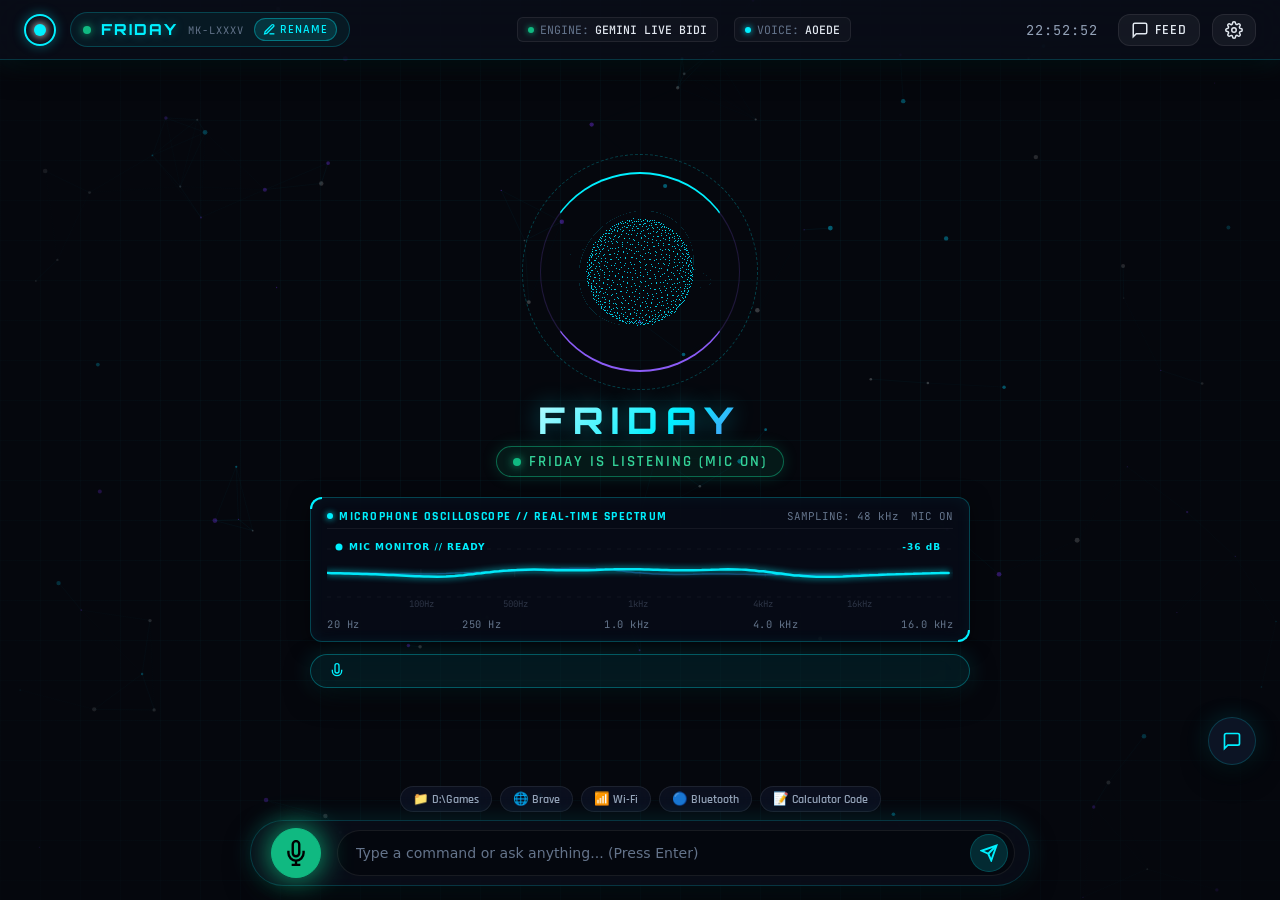
<file: ui/index.html>
<!DOCTYPE html>
<html lang="en">
<head>
    <meta charset="UTF-8">
    <meta name="viewport" content="width=device-width, initial-scale=1.0">
    <title>FRIDAY 2.0 — Cybernetic Neural OS</title>
    <link rel="stylesheet" href="css/styles.css">
    <link rel="preconnect" href="https://fonts.googleapis.com">
    <link rel="preconnect" href="https://fonts.gstatic.com" crossorigin>
    <link href="https://fonts.googleapis.com/css2?family=Orbitron:wght@400;600;800&family=Rajdhani:wght@400;500;600;700&family=JetBrains+Mono:wght@400;500&display=swap" rel="stylesheet">
</head>
<body>
    <!-- Background Particle & Tech Grid Layers -->
    <canvas id="particles-canvas"></canvas>
    <div class="hud-grid-overlay"></div>
    <div class="vignette-overlay"></div>

    <!-- Top HUD Telemetry Bar -->
    <header class="top-hud-bar glass-panel">
        <div class="hud-left">
            <div class="reactor-icon">
                <div class="inner-core"></div>
            </div>
            <div class="identity-badge" id="identity-badge-btn" title="Click to Rename Assistant">
                <span class="status-pip live"></span>
                <span id="nav-assistant-name" class="nav-name">FRIDAY</span>
                <span class="version-tag">MK-LXXXV</span>
                <button id="rename-trigger-btn" class="rename-pill-btn" title="Rename Assistant">
                    <svg viewBox="0 0 24 24" width="13" height="13" stroke="currentColor" stroke-width="2.5" fill="none"><path d="M12 20h9"></path><path d="M16.5 3.5a2.121 2.121 0 0 1 3 3L7 19l-4 1 1-4L16.5 3.5z"></path></svg>
                    <span>RENAME</span>
                </button>
            </div>
        </div>

        <div class="hud-center">
            <div class="telemetry-pill">
                <span class="dot green"></span>
                <span class="label">ENGINE:</span>
                <span class="val" id="engine-tag">GEMINI LIVE BIDI</span>
            </div>
            <div class="telemetry-pill interactive-pill" id="voice-pill" title="Click to Switch Speaking Voice">
                <span class="dot cyan"></span>
                <span class="label">VOICE:</span>
                <span class="val" id="voice-tag">AOEDE</span>
            </div>
        </div>

        <div class="hud-right">
            <div id="system-clock" class="system-clock">00:00:00</div>
            <button id="toggle-chat-btn" class="hud-btn" title="Toggle Conversation Panel">
                <svg viewBox="0 0 24 24" width="18" height="18" stroke="currentColor" stroke-width="2" fill="none"><path d="M21 15a2 2 0 0 1-2 2H7l-4 4V5a2 2 0 0 1 2-2h14a2 2 0 0 1 2 2z"></path></svg>
                <span class="hud-btn-label">FEED</span>
            </button>
            <button id="settings-btn" class="hud-btn" title="Open Settings">
                <svg viewBox="0 0 24 24" width="18" height="18" stroke="currentColor" stroke-width="2" fill="none"><circle cx="12" cy="12" r="3"></circle><path d="M19.4 15a1.65 1.65 0 0 0 .33 1.82l.06.06a2 2 0 0 1 0 2.83 2 2 0 0 1-2.83 0l-.06-.06a1.65 1.65 0 0 0-1.82-.33 1.65 1.65 0 0 0-1 1.51V21a2 2 0 0 1-2 2 2 2 0 0 1-2-2v-.09A1.65 1.65 0 0 0 9 19.4a1.65 1.65 0 0 0-1.82.33l-.06.06a2 2 0 0 1-2.83 0 2 2 0 0 1 0-2.83l.06-.06a1.65 1.65 0 0 0 .33-1.82 1.65 1.65 0 0 0-1.51-1H3a2 2 0 0 1-2-2 2 2 0 0 1 2-2h.09A1.65 1.65 0 0 0 4.6 9a1.65 1.65 0 0 0-.33-1.82l-.06-.06a2 2 0 0 1 0-2.83 2 2 0 0 1 2.83 0l.06.06a1.65 1.65 0 0 0 1.82.33H9a1.65 1.65 0 0 0 1-1.51V3a2 2 0 0 1 2-2 2 2 0 0 1 2 2v.09a1.65 1.65 0 0 0 1 1.51 1.65 1.65 0 0 0 1.82-.33l.06-.06a2 2 0 0 1 2.83 0 2 2 0 0 1 0 2.83l-.06.06a1.65 1.65 0 0 0-.33 1.82V9a1.65 1.65 0 0 0 1.51 1H21a2 2 0 0 1 2 2 2 2 0 0 1-2 2h-.09a1.65 1.65 0 0 0-1.51 1z"></path></svg>
            </button>
        </div>
    </header>

    <!-- Central Command & Holographic Interface -->
    <main class="main-container">
        <!-- Holographic Core -->
        <div class="core-stage">
            <div class="arc-reactor-frame">
                <canvas id="orb-canvas"></canvas>
                <div class="hud-ring outer-ring"></div>
                <div class="hud-ring middle-ring"></div>
            </div>

            <!-- Identity & Status Typography -->
            <div class="info-block">
                <div class="name-row">
                    <h1 id="assistant-name" class="glow-text">FRIDAY</h1>
                </div>
                <div class="status-container">
                    <div id="status-badge" class="status-badge">
                        <span class="status-dot"></span>
                        <span id="status-text">INITIALIZING SYSTEM...</span>
                    </div>
                </div>
            </div>

            <!-- LIVE DYNAMIC MICROPHONE AUDIO GRAPH LINE -->
            <div class="audio-graph-panel glass-panel">
                <div class="graph-header">
                    <div class="graph-tag">
                        <span class="live-blip"></span>
                        <span>MICROPHONE OSCILLOSCOPE // REAL-TIME SPECTRUM</span>
                    </div>
                    <div class="graph-indicators">
                        <span class="indicator-item">SAMPLING: 48 kHz</span>
                        <span class="indicator-item" id="graph-state-label">LIVE SENSING</span>
                    </div>
                </div>
                <div class="canvas-wrap">
                    <canvas id="audio-wave-canvas"></canvas>
                </div>
                <div class="graph-footer">
                    <span>20 Hz</span>
                    <span>250 Hz</span>
                    <span>1.0 kHz</span>
                    <span>4.0 kHz</span>
                    <span>16.0 kHz</span>
                </div>
            </div>

            <!-- Live Speech-to-Text Recognition Banner -->
            <div id="live-transcript" class="transcript-banner glass-panel hidden">
                <div class="transcript-icon">
                    <svg viewBox="0 0 24 24" width="16" height="16" stroke="currentColor" stroke-width="2" fill="none"><path d="M12 1a3 3 0 0 0-3 3v8a3 3 0 0 0 6 0V4a3 3 0 0 0-3-3z"></path><path d="M19 10v2a7 7 0 0 1-14 0v-2"></path></svg>
                </div>
                <span id="live-transcript-text" class="transcript-text"></span>
            </div>
        </div>
    </main>

    <!-- Side Chat Feed Panel -->
    <aside id="chat-panel" class="chat-drawer glass-panel collapsed">
        <div class="drawer-header">
            <div class="drawer-title">
                <svg viewBox="0 0 24 24" width="18" height="18" stroke="currentColor" stroke-width="2" fill="none"><path d="M21 15a2 2 0 0 1-2 2H7l-4 4V5a2 2 0 0 1 2-2h14a2 2 0 0 1 2 2z"></path></svg>
                <h2>ACTIVITY FEED</h2>
            </div>
            <div class="drawer-actions">
                <button id="clear-chat-btn" class="icon-btn-sm" title="Clear History">
                    <svg viewBox="0 0 24 24" width="15" height="15" stroke="currentColor" stroke-width="2" fill="none"><polyline points="3 6 5 6 21 6"></polyline><path d="M19 6v14a2 2 0 0 1-2 2H7a2 2 0 0 1-2-2V6m3 0V4a2 2 0 0 1 2-2h4a2 2 0 0 1 2 2v2"></path></svg>
                </button>
                <button id="close-chat-btn" class="icon-btn-sm" title="Close Panel">
                    <svg viewBox="0 0 24 24" width="15" height="15" stroke="currentColor" stroke-width="2" fill="none"><line x1="18" y1="6" x2="6" y2="18"></line><line x1="6" y1="6" x2="18" y2="18"></line></svg>
                </button>
            </div>
        </div>
        <div id="chat-messages" class="chat-stream">
            <!-- Messages stream in dynamically -->
        </div>
    </aside>

    <!-- Floating Quick Chat Toggle when panel is collapsed -->
    <button id="floating-chat-toggle" class="floating-chat-btn glass-btn" title="Open Conversation">
        <svg viewBox="0 0 24 24" width="20" height="20" stroke="currentColor" stroke-width="2" fill="none"><path d="M21 15a2 2 0 0 1-2 2H7l-4 4V5a2 2 0 0 1 2-2h14a2 2 0 0 1 2 2z"></path></svg>
        <span class="unread-pip"></span>
    </button>

    <!-- Bottom Command Deck -->
    <footer class="bottom-dock">
        <!-- Quick Action Shortcuts -->
        <div class="quick-chips">
            <button class="chip-btn" data-cmd="Open the games folder in D drive">📁 D:\Games</button>
            <button class="chip-btn" data-cmd="Open Brave browser">🌐 Brave</button>
            <button class="chip-btn" data-cmd="Wi-Fi turn off">📶 Wi-Fi</button>
            <button class="chip-btn" data-cmd="Turn off Bluetooth">🔵 Bluetooth</button>
            <button class="chip-btn" data-cmd="Make a txt file on desktop named calculator.txt and write python calculator code in it">📝 Calculator Code</button>
        </div>

        <div class="dock-bar glass-panel">
            <!-- Glowing Mic Button -->
            <div class="mic-button-wrapper">
                <div class="mic-pulse-ring ring-1"></div>
                <div class="mic-pulse-ring ring-2"></div>
                <button id="mic-btn" class="mic-btn" title="Start / Stop Voice Command">
                    <svg viewBox="0 0 24 24" width="26" height="26" stroke="currentColor" stroke-width="2.2" fill="none"><path d="M12 1a3 3 0 0 0-3 3v8a3 3 0 0 0 6 0V4a3 3 0 0 0-3-3z"></path><path d="M19 10v2a7 7 0 0 1-14 0v-2"></path><line x1="12" y1="19" x2="12" y2="23"></line><line x1="8" y1="23" x2="16" y2="23"></line></svg>
                </button>
            </div>

            <!-- Text Command Form -->
            <form id="text-input-form" class="command-form">
                <input type="text" id="text-input" placeholder="Type a command or ask anything... (Press Enter)" autocomplete="off">
                <button type="submit" id="send-btn" title="Send Command">
                    <svg viewBox="0 0 24 24" width="18" height="18" stroke="currentColor" stroke-width="2.5" fill="none"><line x1="22" y1="2" x2="11" y2="13"></line><polygon points="22 2 15 22 11 13 2 9 22 2"></polygon></svg>
                </button>
            </form>
        </div>
    </footer>

    <!-- RENAME ASSISTANT MODAL -->
    <div id="rename-modal" class="modal-overlay hidden">
        <div class="modal-content glass-panel">
            <div class="modal-header">
                <div class="modal-title-group">
                    <svg viewBox="0 0 24 24" width="20" height="20" stroke="currentColor" stroke-width="2" fill="none"><path d="M12 20h9"></path><path d="M16.5 3.5a2.121 2.121 0 0 1 3 3L7 19l-4 1 1-4L16.5 3.5z"></path></svg>
                    <h2>RENAME ASSISTANT</h2>
                </div>
                <button id="close-rename-btn" class="icon-btn">
                    <svg viewBox="0 0 24 24" width="18" height="18" stroke="currentColor" stroke-width="2" fill="none"><line x1="18" y1="6" x2="6" y2="18"></line><line x1="6" y1="6" x2="18" y2="18"></line></svg>
                </button>
            </div>
            <div class="modal-body">
                <p class="modal-desc">Change the identity of your AI assistant. The conversational persona will update automatically.</p>

                <!-- Quick Presets -->
                <div class="preset-chips">
                    <span class="preset-label">QUICK PRESETS:</span>
                    <button type="button" class="preset-btn" data-name="JARVIS">JARVIS</button>
                    <button type="button" class="preset-btn" data-name="FRIDAY">FRIDAY</button>
                    <button type="button" class="preset-btn" data-name="EDITH">EDITH</button>
                    <button type="button" class="preset-btn" data-name="ALFRED">ALFRED</button>
                    <button type="button" class="preset-btn" data-name="TITAN">TITAN</button>
                </div>

                <div class="form-group">
                    <label for="new-assistant-name">Assistant Name</label>
                    <input type="text" id="new-assistant-name" placeholder="e.g. JARVIS, FRIDAY, EDITH" maxlength="20">
                </div>
            </div>
            <div class="modal-footer">
                <button type="button" id="cancel-rename-btn" class="secondary-btn">Cancel</button>
                <button type="button" id="confirm-rename-btn" class="primary-btn">Save Identity</button>
            </div>
        </div>
    </div>

    <!-- SETTINGS MODAL -->
    <div id="settings-modal" class="modal-overlay hidden">
        <div class="modal-content glass-panel">
            <div class="modal-header">
                <div class="modal-title-group">
                    <svg viewBox="0 0 24 24" width="20" height="20" stroke="currentColor" stroke-width="2" fill="none"><circle cx="12" cy="12" r="3"></circle><path d="M19.4 15a1.65 1.65 0 0 0 .33 1.82l.06.06a2 2 0 0 1 0 2.83 2 2 0 0 1-2.83 0l-.06-.06a1.65 1.65 0 0 0-1.82-.33 1.65 1.65 0 0 0-1 1.51V21a2 2 0 0 1-2 2 2 2 0 0 1-2-2v-.09A1.65 1.65 0 0 0 9 19.4a1.65 1.65 0 0 0-1.82.33l-.06.06a2 2 0 0 1-2.83 0 2 2 0 0 1 0-2.83l.06-.06a1.65 1.65 0 0 0 .33-1.82 1.65 1.65 0 0 0-1.51-1H3a2 2 0 0 1-2-2 2 2 0 0 1 2-2h.09A1.65 1.65 0 0 0 4.6 9a1.65 1.65 0 0 0-.33-1.82l-.06-.06a2 2 0 0 1 0-2.83 2 2 0 0 1 2.83 0l.06.06a1.65 1.65 0 0 0 1.82.33H9a1.65 1.65 0 0 0 1-1.51V3a2 2 0 0 1 2-2 2 2 0 0 1 2 2v.09a1.65 1.65 0 0 0 1 1.51 1.65 1.65 0 0 0 1.82-.33l.06-.06a2 2 0 0 1 2.83 0 2 2 0 0 1 0 2.83l-.06.06a1.65 1.65 0 0 0-.33 1.82V9a1.65 1.65 0 0 0 1.51 1H21a2 2 0 0 1 2 2 2 2 0 0 1-2 2h-.09a1.65 1.65 0 0 0-1.51 1z"></path></svg>
                    <h2>SYSTEM CONFIGURATION</h2>
                </div>
                <button id="close-settings-btn" class="icon-btn">
                    <svg viewBox="0 0 24 24" width="18" height="18" stroke="currentColor" stroke-width="2" fill="none"><line x1="18" y1="6" x2="6" y2="18"></line><line x1="6" y1="6" x2="18" y2="18"></line></svg>
                </button>
            </div>
            <div class="modal-body">
                <div class="settings-section-title">GEMINI LIVE BIDI ENGINE</div>

                <div class="form-group" id="group-gemini-voice">
                    <label for="setting-gemini-voice">Gemini Live Speaking Voice</label>
                    <select id="setting-gemini-voice">
                        <optgroup label="Female / Expressive Voices (FRIDAY)">
                            <option value="Aoede">Aoede — Confident, Warm & Witty (Default Friday)</option>
                            <option value="Kore">Kore — Calm, Soothing & Gentle</option>
                            <option value="Leda">Leda — Elegant, Smooth & Articulate</option>
                            <option value="Autonoe">Autonoe — Bright, Cheerful & Playful</option>
                            <option value="Erinome">Erinome — Sweet, Soft & Conversational</option>
                            <option value="Laomedeia">Laomedeia — Rich, Executive & Crisp</option>
                        </optgroup>
                        <optgroup label="Male / Deep Voices (JARVIS)">
                            <option value="Charon">Charon — Deep, British & Resonant (Classic JARVIS)</option>
                            <option value="Puck">Puck — Upbeat, Energetic & Casual</option>
                            <option value="Fenrir">Fenrir — Strong, Direct & Commanding</option>
                            <option value="Zephyr">Zephyr — Smooth, Modern & Balanced</option>
                            <option value="Orus">Orus — Warm, Grounded & Friendly</option>
                            <option value="Umbriel">Umbriel — Quiet, Thoughtful & Steady</option>
                        </optgroup>
                    </select>
                    <span class="field-hint">Select Friday's real-time native HD voice model (sub-300ms duplex).</span>
                </div>

                <div class="form-group">
                    <label for="setting-gemini-key">Google Gemini API Key (Live Bidi & Vision)</label>
                    <input type="password" id="setting-gemini-key" placeholder="AIza...">
                    <span class="field-hint">Free key at aistudio.google.com</span>
                </div>

                <div class="form-group">
                    <label for="setting-tavily-key">Tavily AI Search Key (Autonomous Web Intelligence)</label>
                    <input type="password" id="setting-tavily-key" placeholder="tvly-...">
                    <span class="field-hint">Free key at app.tavily.com</span>
                </div>

                <div class="settings-section-title">SYSTEM AUTOMATION</div>
                <div class="form-group switch-group">
                    <div>
                        <label for="setting-dictation">Dictation Typing Mode</label>
                        <span class="field-hint">Directly types spoken words into your active window at the cursor.</span>
                    </div>
                    <label class="switch">
                        <input type="checkbox" id="setting-dictation">
                        <span class="slider round"></span>
                    </label>
                </div>
            </div>
            <div class="modal-footer">
                <button type="button" id="save-settings-btn" class="primary-btn">Save Changes</button>
            </div>
        </div>
    </div>

    <!-- Toast Notifications Hub -->
    <div id="toast-container"></div>

    <!-- Script Pipeline -->
    <script src="js/three.min.js"></script>
    <script src="js/particles.js"></script>
    <script src="js/orb.js"></script>
    <script src="js/visualizer.js"></script>
    <script src="js/app.js"></script>
</body>
</html>
</file>
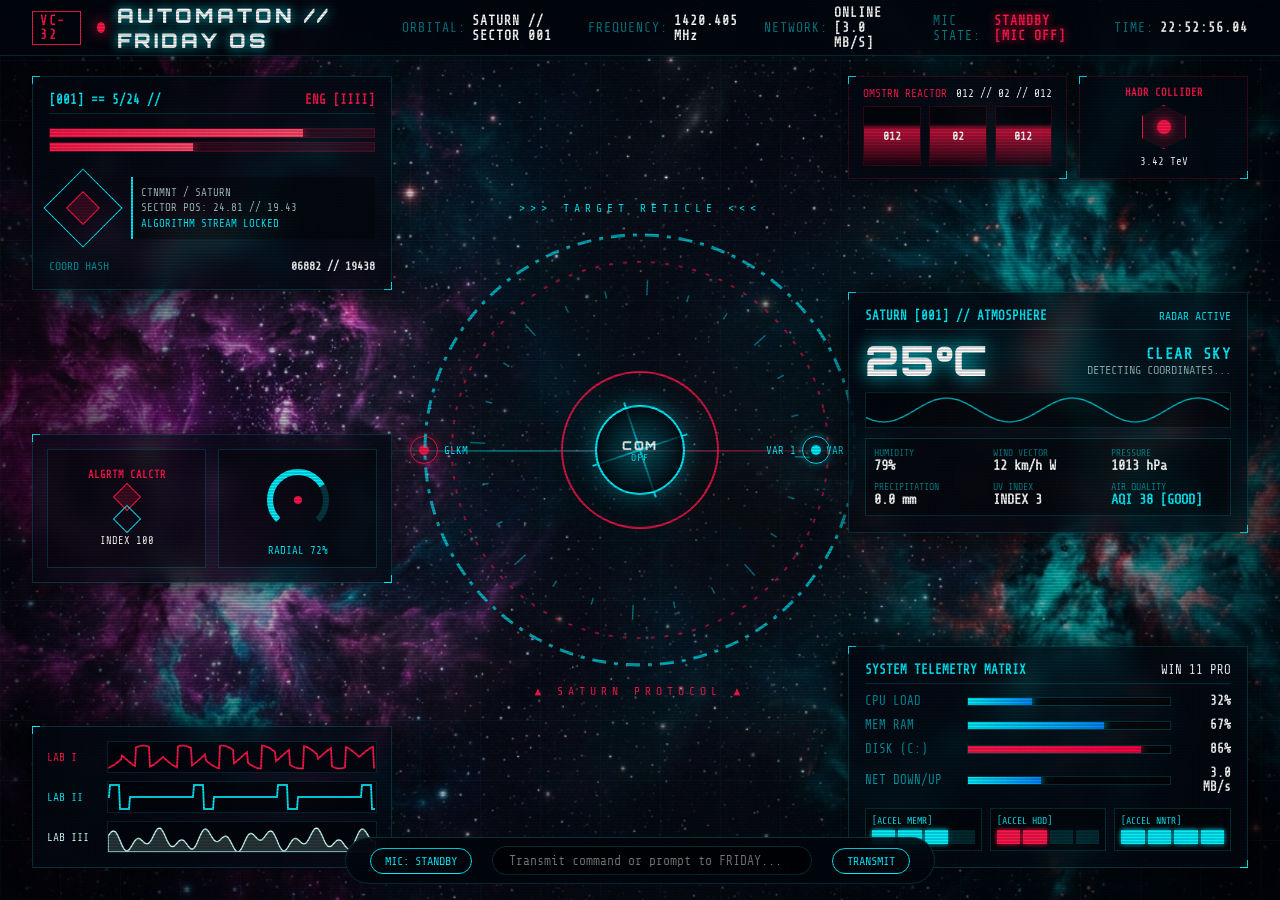
<file: ui/character_prototype.html>
<!DOCTYPE html>
<html lang="en">
<head>
    <meta charset="UTF-8">
    <meta name="viewport" content="width=device-width, initial-scale=1.0">
    <title>FRIDAY // AUTOMATON MK-LXXXV — Cybernetic Tactical Hologram</title>
    <link rel="preconnect" href="https://fonts.googleapis.com">
    <link rel="preconnect" href="https://fonts.gstatic.com" crossorigin>
    <link href="https://fonts.googleapis.com/css2?family=Orbitron:wght@500;700;900&family=Rajdhani:wght@500;600;700&family=Share+Tech+Mono&family=JetBrains+Mono:wght@400;600&display=swap" rel="stylesheet">
    <style>
        :root {
            --cyan-core: #00f0ff;
            --cyan-glow: rgba(0, 240, 255, 0.4);
            --cyan-dim: rgba(0, 240, 255, 0.18);
            --red-core: #ff184c;
            --red-glow: rgba(255, 24, 76, 0.45);
            --red-dim: rgba(255, 24, 76, 0.2);
            --mint-light: #d6fffb;
            --font-mono: 'Share Tech Mono', monospace;
            --font-hud: 'Orbitron', sans-serif;
            --font-sub: 'Rajdhani', sans-serif;
        }

        * {
            margin: 0;
            padding: 0;
            box-sizing: border-box;
            user-select: none;
        }

        body {
            background-color: #020409;
            background-image: url('assets/hud_nebula.jpg');
            background-size: cover;
            background-position: center;
            background-repeat: no-repeat;
            color: var(--mint-light);
            font-family: var(--font-sub);
            height: 100vh;
            width: 100vw;
            overflow: hidden;
            position: relative;
        }

        /* CRT Scanline & Subtle Vignette */
        .hud-scanlines {
            position: absolute;
            inset: 0;
            background: linear-gradient(rgba(18, 16, 16, 0) 50%, rgba(0, 0, 0, 0.3) 50%), linear-gradient(90deg, rgba(255, 0, 0, 0.02), rgba(0, 255, 0, 0.01), rgba(0, 0, 255, 0.02));
            background-size: 100% 3px, 6px 100%;
            pointer-events: none;
            z-index: 50;
            opacity: 0.6;
        }

        .hud-vignette {
            position: absolute;
            inset: 0;
            background: radial-gradient(circle at center, transparent 35%, rgba(1, 3, 8, 0.88) 95%);
            pointer-events: none;
            z-index: 2;
        }

        /* Technical Grid Coordinates Overlay */
        .hud-grid-overlay {
            position: absolute;
            inset: 0;
            background-size: 60px 60px;
            background-image: 
                linear-gradient(to right, rgba(0, 240, 255, 0.03) 1px, transparent 1px),
                linear-gradient(to bottom, rgba(0, 240, 255, 0.03) 1px, transparent 1px);
            pointer-events: none;
            z-index: 3;
        }

        /* Wireframe Tech Box & Chamfer Utilities */
        .tech-panel {
            background: rgba(4, 9, 18, 0.72);
            border: 1px solid var(--cyan-dim);
            backdrop-filter: blur(10px);
            position: relative;
            box-shadow: 0 0 25px rgba(0, 0, 0, 0.7);
        }

        .tech-panel.red-border {
            border-color: var(--red-dim);
        }

        .corner-notch::before, .corner-notch::after {
            content: '';
            position: absolute;
            width: 7px;
            height: 7px;
            border: 1.5px solid var(--cyan-core);
            pointer-events: none;
        }
        .corner-notch::before { top: -1px; left: -1px; border-right: none; border-bottom: none; }
        .corner-notch::after { bottom: -1px; right: -1px; border-left: none; border-top: none; }

        .corner-notch.red::before, .corner-notch.red::after {
            border-color: var(--red-core);
        }

        /* Top Bar Telemetry */
        .top-nav {
            position: absolute;
            top: 0;
            left: 0;
            right: 0;
            height: 56px;
            display: flex;
            align-items: center;
            justify-content: space-between;
            padding: 0 32px;
            border-bottom: 1px solid var(--cyan-dim);
            background: rgba(2, 6, 14, 0.75);
            backdrop-filter: blur(12px);
            z-index: 40;
            font-family: var(--font-mono);
            letter-spacing: 1px;
        }

        .identity-group {
            display: flex;
            align-items: center;
            gap: 16px;
        }

        .vc-badge {
            font-size: 0.8rem;
            color: var(--red-core);
            border: 1px solid var(--red-core);
            padding: 2px 7px;
            font-weight: 700;
            letter-spacing: 1.5px;
        }

        .brand-title {
            font-family: var(--font-hud);
            font-size: 1.25rem;
            font-weight: 900;
            letter-spacing: 3px;
            color: #fff;
            display: flex;
            align-items: center;
            gap: 12px;
            text-shadow: 0 0 12px var(--cyan-core);
        }

        .status-beacon {
            width: 11px;
            height: 11px;
            border-radius: 50%;
            background: var(--red-core);
            box-shadow: 0 0 14px var(--red-core);
            animation: pulseBeacon 1.8s infinite ease-in-out;
        }

        @keyframes pulseBeacon {
            0%, 100% { transform: scale(0.9); opacity: 0.7; }
            50% { transform: scale(1.3); opacity: 1; box-shadow: 0 0 20px var(--red-core); }
        }

        .telemetry-strip {
            display: flex;
            align-items: center;
            gap: 26px;
            font-size: 0.82rem;
        }

        .strip-item {
            display: flex;
            align-items: center;
            gap: 6px;
        }

        .strip-label { color: rgba(0, 240, 255, 0.5); }
        .strip-val { color: #fff; font-weight: bold; }
        .strip-val.red { color: var(--red-core); text-shadow: 0 0 8px var(--red-core); }

        /* ========================================================
           HORIZONTAL CONNECTING DATA BUS (Cross-Screen Link Lines)
        ======================================================== */
        .center-bus-line {
            position: absolute;
            top: 50%;
            left: 380px;
            right: 420px;
            height: 1.5px;
            background: linear-gradient(90deg, transparent, var(--cyan-core) 25%, var(--red-core) 75%, transparent);
            opacity: 0.4;
            pointer-events: none;
            z-index: 8;
        }

        /* Optical Sensors On Data Bus (GLKM, VAR 1, VAR 2 from Reference) */
        .bus-node {
            position: absolute;
            top: 50%;
            transform: translateY(-50%);
            display: flex;
            align-items: center;
            gap: 6px;
            font-family: var(--font-mono);
            font-size: 0.68rem;
            color: var(--cyan-core);
            z-index: 10;
        }

        .lens-optic {
            width: 28px;
            height: 28px;
            border-radius: 50%;
            border: 1px solid var(--cyan-core);
            background: radial-gradient(circle, rgba(0, 240, 255, 0.25) 0%, transparent 70%);
            display: flex;
            align-items: center;
            justify-content: center;
            box-shadow: 0 0 10px var(--cyan-glow);
        }

        .lens-optic.red {
            border-color: var(--red-core);
            background: radial-gradient(circle, rgba(255, 24, 76, 0.3) 0%, transparent 70%);
            box-shadow: 0 0 10px var(--red-glow);
        }

        .lens-inner {
            width: 10px;
            height: 10px;
            border-radius: 50%;
            background: var(--cyan-core);
        }

        .lens-inner.red { background: var(--red-core); }

        /* ========================================================
           CENTRAL HOLOGRAPHIC TARGET RETICLE & GYROSCOPE
        ======================================================== */
        .reticle-container {
            position: absolute;
            left: 50%;
            top: 50%;
            transform: translate(-50%, -50%);
            width: 500px;
            height: 500px;
            z-index: 15;
            display: flex;
            align-items: center;
            justify-content: center;
        }

        #reticle-canvas {
            position: absolute;
            width: 100%;
            height: 100%;
            cursor: pointer;
        }

        .reticle-core-button {
            position: absolute;
            width: 90px;
            height: 90px;
            border-radius: 50%;
            border: 2px solid var(--cyan-core);
            background: radial-gradient(circle, rgba(0, 240, 255, 0.3) 0%, rgba(2, 6, 14, 0.9) 75%);
            display: flex;
            flex-direction: column;
            align-items: center;
            justify-content: center;
            cursor: pointer;
            z-index: 20;
            box-shadow: 0 0 25px var(--cyan-glow);
            transition: all 0.4s cubic-bezier(0.175, 0.885, 0.32, 1.275);
            outline: none;
        }

        .reticle-core-button.mic-listening {
            border-color: var(--red-core);
            background: radial-gradient(circle, rgba(255, 24, 76, 0.4) 0%, rgba(14, 2, 6, 0.9) 75%);
            box-shadow: 0 0 35px var(--red-glow);
            animation: pulseListening 1.8s infinite ease-in-out;
        }

        @keyframes pulseListening {
            0%, 100% { box-shadow: 0 0 20px var(--red-core); transform: scale(1); }
            50% { box-shadow: 0 0 45px var(--red-core); transform: scale(1.08); }
        }

        .reticle-core-button:hover {
            transform: scale(1.1);
        }

        .core-com-tag {
            font-family: var(--font-hud);
            font-size: 0.75rem;
            font-weight: 900;
            letter-spacing: 1.5px;
            color: #fff;
        }

        .core-state-sub {
            font-family: var(--font-mono);
            font-size: 0.6rem;
            color: var(--cyan-core);
            letter-spacing: 1px;
        }

        .core-chevron {
            position: absolute;
            font-family: var(--font-mono);
            font-size: 0.72rem;
            letter-spacing: 5px;
            pointer-events: none;
        }
        .core-chevron.top { top: 2px; color: var(--cyan-core); }
        .core-chevron.bottom { bottom: 2px; color: var(--red-core); }

        /* ========================================================
           LEFT COLUMN: ALGORITHMS, GAUGES & MULTI-OSCILLOSCOPES
        ======================================================== */
        .left-flank {
            position: absolute;
            left: 32px;
            top: 76px;
            bottom: 32px;
            width: 360px;
            display: flex;
            flex-direction: column;
            justify-content: space-between;
            z-index: 25;
            gap: 16px;
        }

        /* Card 1: Automaton Telemetry & Hex Target (Ref [001] = 5/24 //) */
        .telemetry-card-1 {
            padding: 16px;
            display: flex;
            flex-direction: column;
            gap: 10px;
        }

        .header-tag-row {
            display: flex;
            justify-content: space-between;
            align-items: center;
            font-family: var(--font-mono);
            font-size: 0.78rem;
            border-bottom: 1px solid var(--cyan-dim);
            padding-bottom: 6px;
        }

        .dual-bars-row {
            display: flex;
            flex-direction: column;
            gap: 4px;
            margin: 4px 0;
        }

        .dual-bar-item {
            height: 10px;
            width: 100%;
            background: rgba(255, 24, 76, 0.15);
            border: 1px solid var(--red-dim);
            position: relative;
            overflow: hidden;
        }

        .dual-bar-fill {
            height: 100%;
            background: linear-gradient(90deg, var(--red-core), #ff4d6d);
            box-shadow: 0 0 10px var(--red-core);
            transition: width 0.5s ease;
        }

        .diamond-data-grid {
            display: flex;
            align-items: center;
            justify-content: space-between;
            gap: 14px;
            padding: 8px 0;
        }

        .diamond-target {
            width: 56px;
            height: 56px;
            border: 1px solid var(--cyan-core);
            transform: rotate(45deg);
            display: flex;
            align-items: center;
            justify-content: center;
            position: relative;
            margin: 6px;
        }

        .inner-diamond {
            width: 24px;
            height: 24px;
            border: 1px solid var(--red-core);
            background: rgba(255, 24, 76, 0.18);
            animation: pulseDiamond 2.5s infinite ease-in-out;
        }

        @keyframes pulseDiamond {
            0%, 100% { transform: scale(0.9); opacity: 0.6; }
            50% { transform: scale(1.15); opacity: 1; }
        }

        .tele-data-code {
            flex: 1;
            font-family: var(--font-mono);
            font-size: 0.68rem;
            line-height: 1.4;
            color: rgba(214, 255, 251, 0.75);
            background: rgba(0, 0, 0, 0.35);
            padding: 8px;
            border-left: 2px solid var(--cyan-core);
        }

        /* Card 2: Algorithm Calculator & Circular Meter (Ref ALGRTM CALCTR) */
        .telemetry-card-2 {
            display: grid;
            grid-template-columns: 1fr 1fr;
            gap: 12px;
            padding: 14px;
        }

        .algrtm-box {
            display: flex;
            flex-direction: column;
            align-items: center;
            justify-content: center;
            gap: 6px;
            background: rgba(0, 0, 0, 0.3);
            border: 1px solid var(--cyan-dim);
            padding: 10px;
        }

        .algrtm-diamonds {
            display: flex;
            flex-direction: column;
            align-items: center;
            gap: 2px;
        }

        .mini-diamond {
            width: 20px;
            height: 20px;
            border: 1.5px solid var(--cyan-core);
            transform: rotate(45deg);
        }
        .mini-diamond.red { border-color: var(--red-core); background: rgba(255, 24, 76, 0.2); }

        .gauge-box {
            display: flex;
            flex-direction: column;
            align-items: center;
            justify-content: center;
            background: rgba(0, 0, 0, 0.3);
            border: 1px solid var(--cyan-dim);
            padding: 10px;
            position: relative;
        }

        #gauge-canvas {
            width: 80px;
            height: 80px;
        }

        /* Card 3: Triple Oscilloscope Stack (LAB I, LAB II, LAB III from Ref) */
        .oscilloscope-card {
            padding: 14px;
            display: flex;
            flex-direction: column;
            gap: 8px;
        }

        .osc-row {
            display: flex;
            align-items: center;
            justify-content: space-between;
            gap: 10px;
        }

        .osc-tag {
            font-family: var(--font-mono);
            font-size: 0.7rem;
            color: var(--cyan-core);
            width: 48px;
        }

        .osc-screen {
            width: 270px;
            height: 32px;
            background: rgba(1, 4, 10, 0.7);
            border: 1px solid rgba(0, 240, 255, 0.15);
        }

        /* ========================================================
           RIGHT COLUMN: WEATHER RADAR, ATMOSPHERE & HARDWARE
        ======================================================== */
        .right-flank {
            position: absolute;
            right: 32px;
            top: 76px;
            bottom: 32px;
            width: 400px;
            display: flex;
            flex-direction: column;
            justify-content: space-between;
            z-index: 25;
            gap: 14px;
        }

        /* Top Pods: Fluid Plasma Reactor Tubes & Hadron Hex */
        .top-pods-row {
            display: grid;
            grid-template-columns: 1.3fr 1fr;
            gap: 12px;
        }

        .plasma-chamber {
            padding: 10px 14px;
            display: flex;
            flex-direction: column;
            gap: 6px;
        }

        .chamber-title {
            font-family: var(--font-mono);
            font-size: 0.7rem;
            color: var(--red-core);
            display: flex;
            justify-content: space-between;
        }

        .tubes-container {
            display: flex;
            justify-content: space-around;
            gap: 8px;
        }

        .vertical-tube {
            flex: 1;
            height: 60px;
            border: 1px solid var(--red-dim);
            background: rgba(0, 0, 0, 0.45);
            position: relative;
            overflow: hidden;
            display: flex;
            align-items: center;
            justify-content: center;
        }

        .tube-energy-wave {
            position: absolute;
            bottom: 0;
            width: 200%;
            height: 65%;
            background: linear-gradient(180deg, rgba(255, 24, 76, 0.85), rgba(255, 0, 80, 0.1));
            filter: blur(2px);
            animation: waveMotion 2.4s infinite linear;
        }

        @keyframes waveMotion {
            0% { transform: translateX(0) translateY(0); }
            50% { transform: translateX(-25%) translateY(-6px); }
            100% { transform: translateX(-50%) translateY(0); }
        }

        .tube-num {
            position: relative;
            z-index: 3;
            font-family: var(--font-mono);
            font-size: 0.72rem;
            font-weight: bold;
            color: #fff;
        }

        .hadron-panel {
            padding: 10px 14px;
            display: flex;
            flex-direction: column;
            align-items: center;
            justify-content: center;
            gap: 6px;
        }

        .rotating-hex {
            width: 44px;
            height: 44px;
            border: 1.5px solid var(--red-core);
            clip-path: polygon(50% 0%, 100% 25%, 100% 75%, 50% 100%, 0% 75%, 0% 25%);
            display: flex;
            align-items: center;
            justify-content: center;
            background: rgba(255, 24, 76, 0.12);
            animation: spinHex 10s linear infinite;
        }

        @keyframes spinHex {
            0% { transform: rotate(0deg); }
            100% { transform: rotate(360deg); }
        }

        .hex-dot {
            width: 14px;
            height: 14px;
            border-radius: 50%;
            background: var(--red-core);
            box-shadow: 0 0 10px var(--red-core);
        }

        /* WEATHER & ATMOSPHERIC RADAR STATION (Ref SATURN [001]) */
        .weather-station-card {
            padding: 16px;
            display: flex;
            flex-direction: column;
            gap: 10px;
        }

        .weather-banner {
            display: flex;
            align-items: center;
            justify-content: space-between;
        }

        .temp-display {
            font-family: var(--font-hud);
            font-size: 2.6rem;
            font-weight: 900;
            color: #fff;
            text-shadow: 0 0 18px var(--cyan-core);
            line-height: 1;
        }

        .weather-meta {
            text-align: right;
            font-family: var(--font-mono);
        }

        .weather-status {
            font-size: 0.95rem;
            color: var(--cyan-core);
            font-weight: bold;
            letter-spacing: 1.5px;
        }

        .weather-city {
            font-size: 0.75rem;
            color: rgba(214, 255, 251, 0.65);
        }

        /* Live Atmospheric Pressure Waveform Line */
        .pressure-graph-wrap {
            height: 36px;
            width: 100%;
            background: rgba(0, 0, 0, 0.4);
            border: 1px solid rgba(0, 240, 255, 0.15);
            position: relative;
        }

        #pressure-canvas {
            width: 100%;
            height: 100%;
        }

        .weather-grid {
            display: grid;
            grid-template-columns: repeat(3, 1fr);
            gap: 8px;
            background: rgba(0, 0, 0, 0.3);
            border: 1px solid var(--cyan-dim);
            padding: 8px;
            font-family: var(--font-mono);
        }

        .w-grid-item {
            display: flex;
            flex-direction: column;
        }

        .w-label { font-size: 0.62rem; color: rgba(0, 240, 255, 0.5); }
        .w-val { font-size: 0.85rem; font-weight: bold; color: #fff; }

        /* HARDWARE KERNEL MATRIX (CPU, RAM, DISK, NET) */
        .hardware-matrix-card {
            padding: 16px;
            display: flex;
            flex-direction: column;
            gap: 10px;
        }

        .hw-row {
            display: flex;
            align-items: center;
            justify-content: space-between;
            gap: 12px;
            font-family: var(--font-mono);
            font-size: 0.78rem;
        }

        .hw-label { width: 90px; color: rgba(0, 240, 255, 0.6); }

        .hw-track {
            flex: 1;
            height: 9px;
            background: rgba(0, 0, 0, 0.5);
            border: 1px solid rgba(0, 240, 255, 0.2);
            overflow: hidden;
        }

        .hw-bar {
            height: 100%;
            background: linear-gradient(90deg, var(--cyan-core), #0088ff);
            box-shadow: 0 0 8px var(--cyan-core);
            transition: width 0.6s cubic-bezier(0.2, 0.8, 0.2, 1);
        }

        .hw-bar.red {
            background: linear-gradient(90deg, var(--red-core), #ff0044);
            box-shadow: 0 0 8px var(--red-core);
        }

        .hw-val {
            width: 48px;
            text-align: right;
            font-weight: bold;
            color: #fff;
        }

        /* Accelerators Matrix (Ref [ACCEL MEMR], [ACCEL HDD], [ACCEL NNTR]) */
        .accel-grid {
            display: grid;
            grid-template-columns: repeat(3, 1fr);
            gap: 8px;
            font-family: var(--font-mono);
            margin-top: 4px;
        }

        .accel-cell {
            background: rgba(0, 0, 0, 0.35);
            border: 1px solid var(--cyan-dim);
            padding: 6px;
            display: flex;
            flex-direction: column;
            gap: 4px;
        }

        .accel-name { font-size: 0.62rem; color: var(--cyan-core); }

        .accel-leds {
            display: flex;
            gap: 3px;
        }

        .accel-led {
            height: 14px;
            flex: 1;
            background: rgba(0, 240, 255, 0.15);
        }

        .accel-led.on-cyan { background: var(--cyan-core); box-shadow: 0 0 5px var(--cyan-core); }
        .accel-led.on-red { background: var(--red-core); box-shadow: 0 0 5px var(--red-core); }

        /* Bottom Command & Audio Frequency Line */
        .bottom-dock {
            position: absolute;
            bottom: 16px;
            left: 50%;
            transform: translateX(-50%);
            display: flex;
            align-items: center;
            gap: 20px;
            z-index: 35;
            background: rgba(2, 6, 14, 0.85);
            border: 1px solid var(--cyan-dim);
            padding: 8px 24px;
            border-radius: 30px;
            backdrop-filter: blur(14px);
            font-family: var(--font-mono);
            font-size: 0.78rem;
        }

        .bottom-dock input[type="text"] {
            background: rgba(0, 0, 0, 0.5);
            border: 1px solid var(--cyan-dim);
            color: #fff;
            font-family: var(--font-mono);
            font-size: 0.82rem;
            padding: 6px 16px;
            width: 320px;
            border-radius: 20px;
            outline: none;
            transition: border-color 0.3s;
        }

        .bottom-dock input[type="text"]:focus {
            border-color: var(--cyan-core);
            box-shadow: 0 0 10px var(--cyan-glow);
        }

        .status-pill-btn {
            background: transparent;
            border: 1px solid var(--cyan-core);
            color: var(--cyan-core);
            font-family: var(--font-mono);
            font-size: 0.75rem;
            padding: 5px 14px;
            border-radius: 16px;
            cursor: pointer;
            transition: all 0.3s;
        }

        .status-pill-btn:hover {
            background: var(--cyan-core);
            color: #000;
            box-shadow: 0 0 12px var(--cyan-core);
        }
    </style>
</head>
<body>
    <div class="hud-scanlines"></div>
    <div class="hud-vignette"></div>
    <div class="hud-grid-overlay"></div>

    <!-- Top Status Bar (Matching Reference VC-32 // AUTOMATON) -->
    <header class="top-nav">
        <div class="identity-group">
            <span class="vc-badge">VC-32</span>
            <div class="brand-title">
                <div class="status-beacon" id="beacon-dot"></div>
                <span>AUTOMATON // FRIDAY OS</span>
            </div>
        </div>

        <div class="telemetry-strip">
            <div class="strip-item">
                <span class="strip-label">ORBITAL:</span>
                <span class="strip-val" id="top-sector">SATURN // SECTOR 001</span>
            </div>
            <div class="strip-item">
                <span class="strip-label">FREQUENCY:</span>
                <span class="strip-val">1420.405 MHz</span>
            </div>
            <div class="strip-item">
                <span class="strip-label">NETWORK:</span>
                <span class="strip-val" id="top-net">ONLINE [4.2 MB/S]</span>
            </div>
            <div class="strip-item">
                <span class="strip-label">MIC STATE:</span>
                <span class="strip-val red" id="top-mic-indicator">STANDBY [MIC OFF]</span>
            </div>
            <div class="strip-item">
                <span class="strip-label">TIME:</span>
                <span class="strip-val" id="sys-clock">00:00:00.00</span>
            </div>
        </div>
    </header>

    <!-- HORIZONTAL DATA BUS CONNECTION LINE -->
    <div class="center-bus-line"></div>

    <!-- Data Bus Optical Lenses (GLKM, VAR 1, VAR 2 from Ref) -->
    <div class="bus-node" style="left: 410px;">
        <div class="lens-optic red"><div class="lens-inner red"></div></div>
        <span>GLKM</span>
    </div>
    <div class="bus-node" style="right: 450px;">
        <span>VAR 1</span>
        <div class="lens-optic"><div class="lens-inner"></div></div>
    </div>
    <div class="bus-node" style="right: 390px;">
        <span>VAR 2</span>
        <div class="lens-optic"><div class="lens-inner"></div></div>
    </div>

    <!-- ========================================================
       CENTER STAGE: GRAND HOLOGRAPHIC TARGET RETICLE & GYRO
    ======================================================== -->
    <div class="reticle-container">
        <canvas id="reticle-canvas" width="500" height="500"></canvas>
        <button id="reticle-btn" class="reticle-core-button" title="Click Center Core to Toggle Mic Voice Sensing">
            <span class="core-com-tag">COM</span>
            <span class="core-state-sub" id="core-status-text">OFF</span>
        </button>
        <div class="core-chevron top">&gt;&gt;&gt; TARGET RETICLE &lt;&lt;&lt;</div>
        <div class="core-chevron bottom">&#9650; SATURN PROTOCOL &#9650;</div>
    </div>

    <!-- ========================================================
       LEFT FLANK: ALGORITHMS, TELEMETRY GAUGES & OSCILLOSCOPES
    ======================================================== -->
    <div class="left-flank">
        <!-- Top Left Card: [001] = 5/24 // CTMNT / SATURN -->
        <div class="tech-panel corner-notch telemetry-card-1">
            <div class="header-tag-row">
                <span style="color: var(--cyan-core); font-weight: bold;">[001] == 5/24 //</span>
                <span style="color: var(--red-core); font-weight: bold;">ENG [IIII]</span>
            </div>
            <div class="dual-bars-row">
                <div class="dual-bar-item"><div class="dual-bar-fill" style="width: 78%;"></div></div>
                <div class="dual-bar-item"><div class="dual-bar-fill" style="width: 44%;"></div></div>
            </div>
            <div class="diamond-data-grid">
                <div class="diamond-target">
                    <div class="inner-diamond"></div>
                </div>
                <div class="tele-data-code">
                    <span>CTNMNT / SATURN</span><br>
                    <span>SECTOR POS: 24.81 // 19.43</span><br>
                    <span style="color: var(--cyan-core);">ALGORITHM STREAM LOCKED</span>
                </div>
            </div>
            <div style="display: flex; justify-content: space-between; font-family: var(--font-mono); font-size: 0.72rem;">
                <span style="color: rgba(0, 240, 255, 0.6);">COORD HASH</span>
                <span style="color: #fff; font-weight: bold;">06882 // 19438</span>
            </div>
        </div>

        <!-- Middle Card: ALGRTM CALCTR & Circular Dial (from Ref) -->
        <div class="tech-panel corner-notch telemetry-card-2">
            <div class="algrtm-box">
                <div style="font-family: var(--font-mono); font-size: 0.65rem; color: var(--red-core); font-weight: bold;">ALGRTM CALCTR</div>
                <div class="algrtm-diamonds">
                    <div class="mini-diamond red"></div>
                    <div class="mini-diamond"></div>
                </div>
                <span style="font-family: var(--font-mono); font-size: 0.65rem; color: #fff;">INDEX 100</span>
            </div>
            <div class="gauge-box">
                <canvas id="gauge-canvas" width="80" height="80"></canvas>
                <span style="font-family: var(--font-mono); font-size: 0.68rem; color: var(--cyan-core); margin-top: 4px;">RADIAL 72%</span>
            </div>
        </div>

        <!-- Bottom Oscilloscopes: LAB I (Saw), LAB II (ECG), LAB III (Noise) -->
        <div class="tech-panel corner-notch oscilloscope-card">
            <div class="osc-row">
                <span class="osc-tag" style="color: var(--red-core);">LAB I</span>
                <canvas id="osc-saw" class="osc-screen"></canvas>
            </div>
            <div class="osc-row">
                <span class="osc-tag" style="color: var(--cyan-core);">LAB II</span>
                <canvas id="osc-ecg" class="osc-screen"></canvas>
            </div>
            <div class="osc-row">
                <span class="osc-tag" style="color: #c8fff4;">LAB III</span>
                <canvas id="osc-noise" class="osc-screen"></canvas>
            </div>
        </div>
    </div>

    <!-- ========================================================
       RIGHT FLANK: WEATHER RADAR, ATMOSPHERE & SYSTEM MATRICES
    ======================================================== -->
    <div class="right-flank">
        <!-- Top Pods: Fluid Plasma Reactor Tubes & Hadron Collider Hex -->
        <div class="top-pods-row">
            <div class="tech-panel corner-notch red-border plasma-chamber">
                <div class="chamber-title">
                    <span>OMSTRN REACTOR</span>
                    <span style="color: #fff;">012 // 02 // 012</span>
                </div>
                <div class="tubes-container">
                    <div class="vertical-tube"><div class="tube-energy-wave" style="animation-duration: 2.0s;"></div><span class="tube-num">012</span></div>
                    <div class="vertical-tube"><div class="tube-energy-wave" style="animation-duration: 1.6s;"></div><span class="tube-num">02</span></div>
                    <div class="vertical-tube"><div class="tube-energy-wave" style="animation-duration: 2.5s;"></div><span class="tube-num">012</span></div>
                </div>
            </div>

            <div class="tech-panel corner-notch red-border hadron-panel">
                <span style="font-family: var(--font-mono); font-size: 0.65rem; color: var(--red-core); font-weight: bold;">HADR COLLIDER</span>
                <div class="rotating-hex">
                    <div class="hex-dot"></div>
                </div>
                <span style="font-family: var(--font-mono); font-size: 0.68rem; color: #fff;">3.42 TeV</span>
            </div>
        </div>

        <!-- Atmospheric Weather Radar Station (Ref SATURN [001]) -->
        <div class="tech-panel corner-notch weather-station-card">
            <div class="header-tag-row">
                <span style="color: var(--cyan-core); font-weight: bold;">SATURN [001] // ATMOSPHERE</span>
                <span id="weather-badge" style="color: var(--cyan-core); font-size: 0.72rem;">RADAR ACTIVE</span>
            </div>
            <div class="weather-banner">
                <div class="temp-display" id="weather-temp">25°C</div>
                <div class="weather-meta">
                    <div class="weather-status" id="weather-desc">CLEAR SKY</div>
                    <div class="weather-city" id="weather-city">DETECTING COORDINATES...</div>
                </div>
            </div>

            <!-- Pressure Waveform Line -->
            <div class="pressure-graph-wrap">
                <canvas id="pressure-canvas"></canvas>
            </div>

            <div class="weather-grid">
                <div class="w-grid-item">
                    <span class="w-label">HUMIDITY</span>
                    <span class="w-val" id="w-humidity">79%</span>
                </div>
                <div class="w-grid-item">
                    <span class="w-label">WIND VECTOR</span>
                    <span class="w-val" id="w-wind">12 km/h W</span>
                </div>
                <div class="w-grid-item">
                    <span class="w-label">PRESSURE</span>
                    <span class="w-val" id="w-press">1013 hPa</span>
                </div>
                <div class="w-grid-item">
                    <span class="w-label">PRECIPITATION</span>
                    <span class="w-val" id="w-precip">0.0 mm</span>
                </div>
                <div class="w-grid-item">
                    <span class="w-label">UV INDEX</span>
                    <span class="w-val" id="w-uv">INDEX 3</span>
                </div>
                <div class="w-grid-item">
                    <span class="w-label">AIR QUALITY</span>
                    <span class="w-val" style="color: var(--cyan-core);">AQI 38 [GOOD]</span>
                </div>
            </div>
        </div>

        <!-- Hardware Matrix: CPU, RAM, Disk, Net, Accelerators -->
        <div class="tech-panel corner-notch hardware-matrix-card">
            <div class="header-tag-row">
                <span style="color: var(--cyan-core); font-weight: bold;">SYSTEM TELEMETRY MATRIX</span>
                <span style="color: #fff;" id="hw-os-tag">WIN 11 PRO</span>
            </div>
            <div class="hw-row">
                <span class="hw-label">CPU LOAD</span>
                <div class="hw-track"><div id="cpu-bar" class="hw-bar" style="width: 22%;"></div></div>
                <span id="cpu-val" class="hw-val">22%</span>
            </div>
            <div class="hw-row">
                <span class="hw-label">MEM RAM</span>
                <div class="hw-track"><div id="ram-bar" class="hw-bar" style="width: 65%;"></div></div>
                <span id="ram-val" class="hw-val">65%</span>
            </div>
            <div class="hw-row">
                <span class="hw-label">DISK (C:)</span>
                <div class="hw-track"><div id="disk-bar" class="hw-bar red" style="width: 85%;"></div></div>
                <span id="disk-val" class="hw-val">85%</span>
            </div>
            <div class="hw-row">
                <span class="hw-label">NET DOWN/UP</span>
                <div class="hw-track"><div id="net-bar" class="hw-bar" style="width: 45%;"></div></div>
                <span id="net-val" class="hw-val">4.2 MB/s</span>
            </div>

            <!-- Accelerators Matrix (Ref [ACCEL MEMR], [ACCEL HDD], [ACCEL NNTR]) -->
            <div class="accel-grid">
                <div class="accel-cell">
                    <span class="accel-name">[ACCEL MEMR]</span>
                    <div class="accel-leds">
                        <div class="accel-led on-cyan"></div>
                        <div class="accel-led on-cyan"></div>
                        <div class="accel-led on-cyan"></div>
                        <div class="accel-led"></div>
                    </div>
                </div>
                <div class="accel-cell">
                    <span class="accel-name">[ACCEL HDD]</span>
                    <div class="accel-leds">
                        <div class="accel-led on-red"></div>
                        <div class="accel-led on-red"></div>
                        <div class="accel-led"></div>
                        <div class="accel-led"></div>
                    </div>
                </div>
                <div class="accel-cell">
                    <span class="accel-name">[ACCEL NNTR]</span>
                    <div class="accel-leds">
                        <div class="accel-led on-cyan"></div>
                        <div class="accel-led on-cyan"></div>
                        <div class="accel-led on-cyan"></div>
                        <div class="accel-led on-cyan"></div>
                    </div>
                </div>
            </div>
        </div>
    </div>

    <!-- BOTTOM COMMAND DOCK -->
    <footer class="bottom-dock">
        <button id="mic-dock-btn" class="status-pill-btn" title="Click to Toggle Microphone">MIC: STANDBY</button>
        <input type="text" id="cmd-input" placeholder="Transmit command or prompt to FRIDAY..." autocomplete="off">
        <button id="submit-cmd-btn" class="status-pill-btn">TRANSMIT</button>
    </footer>

    <!-- INTERACTIVE SCRIPTS -->
    <script>
        // ========================================================
        // 1. CLOCK & TELEMETRY SCRIPT
        // ========================================================
        function updateClock() {
            const now = new Date();
            const ms = String(now.getMilliseconds()).padStart(3, '0').slice(0, 2);
            document.getElementById('sys-clock').innerText = now.toTimeString().split(' ')[0] + '.' + ms;
        }
        setInterval(updateClock, 50);
        updateClock();

        // ========================================================
        // 2. RETICLE CANVAS RENDERING (Exact match to reference)
        // ========================================================
        const rCanvas = document.getElementById('reticle-canvas');
        const rCtx = rCanvas.getContext('2d');
        let rAngle = 0;

        function renderReticle() {
            const w = rCanvas.width;
            const h = rCanvas.height;
            const cx = w / 2;
            const cy = h / 2;

            rCtx.clearRect(0, 0, w, h);
            rAngle += 0.007;

            // Outer Segmented Gear Ring
            rCtx.save();
            rCtx.translate(cx, cy);
            rCtx.rotate(rAngle);
            rCtx.strokeStyle = 'rgba(0, 240, 255, 0.7)';
            rCtx.lineWidth = 3;
            rCtx.setLineDash([14, 8, 4, 8]);
            rCtx.beginPath();
            rCtx.arc(0, 0, 215, 0, Math.PI * 2);
            rCtx.stroke();
            rCtx.restore();

            // Middle Dotted Track (Counter-Rotation)
            rCtx.save();
            rCtx.translate(cx, cy);
            rCtx.rotate(-rAngle * 1.5);
            rCtx.strokeStyle = 'rgba(255, 24, 76, 0.6)';
            rCtx.lineWidth = 2;
            rCtx.setLineDash([4, 10]);
            rCtx.beginPath();
            rCtx.arc(0, 0, 188, 0, Math.PI * 2);
            rCtx.stroke();
            rCtx.restore();

            // Degree Ticks Ring (0 to 360)
            rCtx.save();
            rCtx.translate(cx, cy);
            rCtx.rotate(rAngle * 0.3);
            rCtx.strokeStyle = 'rgba(0, 240, 255, 0.45)';
            rCtx.lineWidth = 1.5;
            rCtx.setLineDash([]);
            for (let i = 0; i < 360; i += 15) {
                const rad = i * Math.PI / 180;
                const r1 = 155;
                const r2 = (i % 45 === 0) ? 170 : 162;
                rCtx.beginPath();
                rCtx.moveTo(Math.cos(rad) * r1, Math.sin(rad) * r1);
                rCtx.lineTo(Math.cos(rad) * r2, Math.sin(rad) * r2);
                rCtx.stroke();
            }
            rCtx.restore();

            // Inner Red Circular Boundary
            rCtx.save();
            rCtx.translate(cx, cy);
            rCtx.strokeStyle = 'rgba(255, 24, 76, 0.85)';
            rCtx.lineWidth = 2;
            rCtx.beginPath();
            rCtx.arc(0, 0, 78, 0, Math.PI * 2);
            rCtx.stroke();

            // Inner Rotating Compass Needle
            rCtx.rotate(-rAngle * 2.2);
            rCtx.strokeStyle = 'rgba(0, 240, 255, 0.9)';
            rCtx.lineWidth = 2;
            rCtx.beginPath();
            rCtx.moveTo(-50, 0);
            rCtx.lineTo(50, 0);
            rCtx.moveTo(0, -50);
            rCtx.lineTo(0, 50);
            rCtx.stroke();
            rCtx.restore();

            requestAnimationFrame(renderReticle);
        }
        renderReticle();

        // ========================================================
        // 3. RADIAL GAUGE DIAL (30 to 90 degrees from Ref)
        // ========================================================
        const gCanvas = document.getElementById('gauge-canvas');
        const gCtx = gCanvas.getContext('2d');
        function drawGauge(val) {
            const w = gCanvas.width;
            const h = gCanvas.height;
            const cx = w / 2;
            const cy = h / 2;
            gCtx.clearRect(0, 0, w, h);

            // Arc track
            gCtx.strokeStyle = 'rgba(0, 240, 255, 0.2)';
            gCtx.lineWidth = 6;
            gCtx.beginPath();
            gCtx.arc(cx, cy, 28, Math.PI * 0.75, Math.PI * 2.25);
            gCtx.stroke();

            // Value arc
            const endAngle = Math.PI * 0.75 + (val / 100) * (Math.PI * 1.5);
            gCtx.strokeStyle = '#00f0ff';
            gCtx.lineWidth = 6;
            gCtx.beginPath();
            gCtx.arc(cx, cy, 28, Math.PI * 0.75, endAngle);
            gCtx.stroke();

            // Red pointer tick
            gCtx.fillStyle = '#ff184c';
            gCtx.beginPath();
            gCtx.arc(cx, cy, 4, 0, Math.PI * 2);
            gCtx.fill();
        }
        drawGauge(72);

        // ========================================================
        // 4. OSCILLOSCOPES (LAB I: Saw, LAB II: ECG, LAB III: Noise)
        // ========================================================
        const cSaw = document.getElementById('osc-saw');
        const cEcg = document.getElementById('osc-ecg');
        const cNoise = document.getElementById('osc-noise');
        const ctxSaw = cSaw.getContext('2d');
        const ctxEcg = cEcg.getContext('2d');
        const ctxNoise = cNoise.getContext('2d');

        function resizeOscilloscopes() {
            [cSaw, cEcg, cNoise].forEach(c => {
                c.width = c.clientWidth;
                c.height = c.clientHeight;
            });
        }
        resizeOscilloscopes();

        let oscPhase = 0;
        function renderOscilloscopes() {
            oscPhase += 0.09;
            const w = cSaw.width;
            const h = cSaw.height;

            // LAB I: Red Triangular / Sawtooth wave
            ctxSaw.clearRect(0, 0, w, h);
            ctxSaw.strokeStyle = '#ff184c';
            ctxSaw.lineWidth = 1.8;
            ctxSaw.beginPath();
            for (let x = 0; x < w; x++) {
                const y = (h / 2) + Math.sin((x * 0.08) + oscPhase) * (h * 0.38) * ((x % 28 < 14) ? 1 : -1);
                if (x === 0) ctxSaw.moveTo(x, y);
                else ctxSaw.lineTo(x, y);
            }
            ctxSaw.stroke();

            // LAB II: Cyan Stepped ECG / Pulse wave
            ctxEcg.clearRect(0, 0, w, h);
            ctxEcg.strokeStyle = '#00f0ff';
            ctxEcg.lineWidth = 1.8;
            ctxEcg.beginPath();
            for (let x = 0; x < w; x++) {
                let y = h / 2;
                const pos = (x + oscPhase * 16) % 84;
                if (pos > 32 && pos < 42) y -= 12;
                else if (pos >= 42 && pos < 52) y += 12;
                if (x === 0) ctxEcg.moveTo(x, y);
                else ctxEcg.lineTo(x, y);
            }
            ctxEcg.stroke();

            // LAB III: Mountainous terrain / Audio spectrum envelope
            ctxNoise.clearRect(0, 0, w, h);
            ctxNoise.fillStyle = 'rgba(200, 255, 244, 0.2)';
            ctxNoise.strokeStyle = '#c8fff4';
            ctxNoise.lineWidth = 1.4;
            ctxNoise.beginPath();
            ctxNoise.moveTo(0, h);
            for (let x = 0; x < w; x++) {
                const y = (h * 0.6) - (Math.sin(x * 0.12 + oscPhase) * 6) - (Math.cos(x * 0.28 - oscPhase) * 6);
                ctxNoise.lineTo(x, y);
            }
            ctxNoise.lineTo(w, h);
            ctxNoise.closePath();
            ctxNoise.fill();
            ctxNoise.stroke();

            requestAnimationFrame(renderOscilloscopes);
        }
        renderOscilloscopes();

        // Pressure curve in weather card
        const pCanvas = document.getElementById('pressure-canvas');
        const pCtx = pCanvas.getContext('2d');
        function renderPressureWave() {
            pCanvas.width = pCanvas.clientWidth;
            pCanvas.height = pCanvas.clientHeight;
            const w = pCanvas.width;
            const h = pCanvas.height;

            pCtx.clearRect(0, 0, w, h);
            pCtx.strokeStyle = 'rgba(0, 240, 255, 0.7)';
            pCtx.lineWidth = 1.5;
            pCtx.beginPath();
            for (let x = 0; x < w; x++) {
                const y = (h / 2) + Math.sin(x * 0.05 + oscPhase * 0.4) * (h * 0.35);
                if (x === 0) pCtx.moveTo(x, y);
                else pCtx.lineTo(x, y);
            }
            pCtx.stroke();
        }
        setInterval(renderPressureWave, 100);

        // ========================================================
        // 5. LIVE WEATHER RADAR SATELLITE (wttr.in)
        // ========================================================
        async function fetchWeather() {
            try {
                const res = await fetch('https://wttr.in/?format=j1');
                if (res.ok) {
                    const data = await res.json();
                    const cur = data.current_condition[0];
                    const area = data.nearest_area[0];
                    const cityName = area.areaName[0].value + ', ' + area.country[0].value;

                    document.getElementById('weather-temp').innerText = cur.temp_C + '°C';
                    document.getElementById('weather-desc').innerText = cur.weatherDesc[0].value.toUpperCase();
                    document.getElementById('weather-city').innerText = cityName.toUpperCase();
                    document.getElementById('w-humidity').innerText = cur.humidity + '%';
                    document.getElementById('w-wind').innerText = cur.windspeedKmph + ' km/h ' + cur.winddir16Point;
                    document.getElementById('w-press').innerText = cur.pressure + ' hPa';
                    document.getElementById('w-precip').innerText = cur.precipMM + ' mm';
                    document.getElementById('w-uv').innerText = 'INDEX ' + cur.uvIndex;
                }
            } catch(e) {
                console.log('Weather fallback:', e);
            }
        }
        fetchWeather();
        setInterval(fetchWeather, 60000);

        // ========================================================
        // 6. LIVE SYSTEM METRICS (psutil PyWebView Bridge / Natural)
        // ========================================================
        function updateSystemMeters(cpu, ram, disk, net) {
            document.getElementById('cpu-bar').style.width = cpu + '%';
            document.getElementById('cpu-val').innerText = Math.round(cpu) + '%';

            document.getElementById('ram-bar').style.width = ram + '%';
            document.getElementById('ram-val').innerText = Math.round(ram) + '%';

            document.getElementById('disk-bar').style.width = disk + '%';
            document.getElementById('disk-val').innerText = Math.round(disk) + '%';

            document.getElementById('net-bar').style.width = Math.min(100, net * 12) + '%';
            document.getElementById('net-val').innerText = net.toFixed(1) + ' MB/s';
            document.getElementById('top-net').innerText = `ONLINE [${net.toFixed(1)} MB/S]`;
        }

        setInterval(async () => {
            if (window.pywebview && window.pywebview.api && window.pywebview.api.get_system_stats) {
                try {
                    const s = await window.pywebview.api.get_system_stats();
                    updateSystemMeters(s.cpu, s.ram, s.disk, s.net);
                    return;
                } catch(e) {}
            }

            // High-fidelity natural fluctuation
            const cpu = 20 + Math.random() * 24 + (Math.sin(Date.now() / 1400) * 8);
            const ram = 66 + Math.sin(Date.now() / 3200) * 3;
            const disk = 85.7;
            const net = 2.8 + Math.random() * 4.2;
            updateSystemMeters(cpu, ram, disk, net);
        }, 1200);

        // ========================================================
        // 7. MIC TOGGLE (Center Reticle COM & Bottom Dock)
        // ========================================================
        let isMicActive = false;
        const reticleBtn = document.getElementById('reticle-btn');
        const coreStatusText = document.getElementById('core-status-text');
        const micDockBtn = document.getElementById('mic-dock-btn');
        const topMicIndicator = document.getElementById('top-mic-indicator');
        const beaconDot = document.getElementById('beacon-dot');

        function toggleMic() {
            isMicActive = !isMicActive;
            if (isMicActive) {
                // Mic ACTIVE (Listening)
                reticleBtn.classList.add('mic-listening');
                coreStatusText.innerText = 'LIVE';
                coreStatusText.style.color = '#ff184c';

                micDockBtn.innerText = 'MIC: LISTENING...';
                micDockBtn.style.borderColor = '#ff184c';
                micDockBtn.style.color = '#ff184c';

                topMicIndicator.innerText = 'ACTIVE [MIC ON]';
                topMicIndicator.className = 'strip-val red';

                beaconDot.style.background = '#00f0ff';
                beaconDot.style.boxShadow = '0 0 16px #00f0ff';
            } else {
                // Mic STANDBY (Muted)
                reticleBtn.classList.remove('mic-listening');
                coreStatusText.innerText = 'OFF';
                coreStatusText.style.color = '#00f0ff';

                micDockBtn.innerText = 'MIC: STANDBY';
                micDockBtn.style.borderColor = '#00f0ff';
                micDockBtn.style.color = '#00f0ff';

                topMicIndicator.innerText = 'STANDBY [MIC OFF]';
                topMicIndicator.className = 'strip-val';

                beaconDot.style.background = '#ff184c';
                beaconDot.style.boxShadow = '0 0 16px #ff184c';
            }
        }

        reticleBtn.addEventListener('click', toggleMic);
        micDockBtn.addEventListener('click', toggleMic);
    </script>
</body>
</html>
</file>
<file: ui/css/styles.css>
/* ==========================================================================
   JARVIS HOLOGRAPHIC OS — STYLESHEET
   Futuristic Sci-Fi HUD / Iron Man Arc Reactor Command Center
   ========================================================================== */

:root {
    --bg-dark: #05070d;
    --bg-surface: rgba(10, 15, 28, 0.7);
    --bg-surface-elevated: rgba(15, 23, 42, 0.85);

    --primary-cyan: #00f0ff;
    --primary-glow: rgba(0, 240, 255, 0.35);
    --accent-blue: #3b82f6;
    --accent-violet: #8b5cf6;
    --accent-emerald: #10b981;
    --accent-rose: #f43f5e;
    --accent-gold: #f59e0b;

    --text-pure: #ffffff;
    --text-main: #e2e8f0;
    --text-muted: #94a3b8;
    --text-dim: #64748b;

    --border-glass: rgba(0, 240, 255, 0.18);
    --border-subtle: rgba(255, 255, 255, 0.08);

    --font-hud: 'Orbitron', -apple-system, sans-serif;
    --font-heading: 'Rajdhani', sans-serif;
    --font-body: 'Segoe UI', system-ui, -apple-system, sans-serif;
    --font-mono: 'JetBrains Mono', Consolas, monospace;

    --radius-sm: 6px;
    --radius-md: 12px;
    --radius-lg: 20px;
    --radius-full: 9999px;

    --shadow-hud: 0 10px 30px -5px rgba(0, 0, 0, 0.8), 0 0 25px rgba(0, 240, 255, 0.15);
}

* {
    box-sizing: border-box;
    margin: 0;
    padding: 0;
    -webkit-font-smoothing: antialiased;
}

body {
    background-color: var(--bg-dark);
    color: var(--text-main);
    font-family: var(--font-body);
    overflow: hidden;
    height: 100vh;
    width: 100vw;
    position: relative;
    user-select: none;
}

/* Background Layers */
#particles-canvas {
    position: absolute;
    top: 0;
    left: 0;
    width: 100%;
    height: 100%;
    z-index: 1;
    pointer-events: none;
}

.hud-grid-overlay {
    position: absolute;
    inset: 0;
    background-image: 
        linear-gradient(rgba(0, 240, 255, 0.03) 1px, transparent 1px),
        linear-gradient(90deg, rgba(0, 240, 255, 0.03) 1px, transparent 1px);
    background-size: 40px 40px;
    z-index: 2;
    pointer-events: none;
}

.vignette-overlay {
    position: absolute;
    inset: 0;
    background: radial-gradient(circle at center, transparent 40%, rgba(5, 7, 13, 0.85) 100%);
    z-index: 2;
    pointer-events: none;
}

/* Glassmorphism Panel Base */
.glass-panel {
    background: var(--bg-surface);
    backdrop-filter: blur(20px);
    -webkit-backdrop-filter: blur(20px);
    border: 1px solid var(--border-glass);
    box-shadow: var(--shadow-hud);
}

/* ==========================================================================
   TOP HUD BAR
   ========================================================================== */
.top-hud-bar {
    position: absolute;
    top: 0;
    left: 0;
    width: 100%;
    height: 60px;
    display: flex;
    align-items: center;
    justify-content: space-between;
    padding: 0 24px;
    z-index: 10;
    border-top: none;
    border-left: none;
    border-right: none;
    border-bottom: 1px solid var(--border-glass);
}

.hud-left {
    display: flex;
    align-items: center;
    gap: 14px;
}

.reactor-icon {
    width: 32px;
    height: 32px;
    border-radius: 50%;
    border: 2px solid var(--primary-cyan);
    box-shadow: 0 0 12px var(--primary-glow);
    display: flex;
    align-items: center;
    justify-content: center;
    animation: corePulse 3s infinite alternate;
}

.reactor-icon .inner-core {
    width: 12px;
    height: 12px;
    border-radius: 50%;
    background: var(--primary-cyan);
    box-shadow: 0 0 10px #ffffff;
}

.identity-badge {
    display: flex;
    align-items: center;
    gap: 10px;
    padding: 5px 12px;
    background: rgba(0, 240, 255, 0.06);
    border: 1px solid rgba(0, 240, 255, 0.2);
    border-radius: var(--radius-full);
}

.status-pip.live {
    width: 8px;
    height: 8px;
    border-radius: 50%;
    background: var(--accent-emerald);
    box-shadow: 0 0 8px var(--accent-emerald);
    animation: blink 2s infinite;
}

.nav-name {
    font-family: var(--font-hud);
    font-size: 0.95rem;
    font-weight: 800;
    letter-spacing: 2px;
    color: var(--primary-cyan);
    text-shadow: 0 0 10px var(--primary-glow);
}

.version-tag {
    font-family: var(--font-mono);
    font-size: 0.65rem;
    color: var(--text-dim);
    letter-spacing: 1px;
}

.rename-pill-btn {
    display: flex;
    align-items: center;
    gap: 4px;
    background: rgba(0, 240, 255, 0.12);
    border: 1px solid rgba(0, 240, 255, 0.35);
    color: var(--primary-cyan);
    padding: 3px 8px;
    border-radius: var(--radius-full);
    font-family: var(--font-heading);
    font-size: 0.75rem;
    font-weight: 600;
    letter-spacing: 1px;
    cursor: pointer;
    transition: all 0.2s ease;
}

.rename-pill-btn:hover {
    background: var(--primary-cyan);
    color: #000;
    box-shadow: 0 0 12px var(--primary-cyan);
    transform: translateY(-1px);
}

/* Center Telemetry */
.hud-center {
    display: flex;
    align-items: center;
    gap: 16px;
}

.telemetry-pill {
    display: flex;
    align-items: center;
    gap: 6px;
    font-family: var(--font-mono);
    font-size: 0.72rem;
    background: rgba(255, 255, 255, 0.03);
    padding: 4px 10px;
    border-radius: var(--radius-sm);
    border: 1px solid var(--border-subtle);
}

.telemetry-pill.interactive-pill {
    cursor: pointer;
    transition: all 0.2s ease;
    user-select: none;
}

.telemetry-pill.interactive-pill:hover {
    background: rgba(0, 240, 255, 0.12);
    border-color: rgba(0, 240, 255, 0.45);
    transform: translateY(-1px);
    box-shadow: 0 0 10px rgba(0, 240, 255, 0.25);
}

.telemetry-pill.interactive-pill:active {
    transform: translateY(0);
}

.telemetry-pill .dot {
    width: 6px;
    height: 6px;
    border-radius: 50%;
}
.telemetry-pill .dot.green { background: var(--accent-emerald); box-shadow: 0 0 6px var(--accent-emerald); }
.telemetry-pill .dot.cyan { background: var(--primary-cyan); box-shadow: 0 0 6px var(--primary-cyan); }
.telemetry-pill .dot.violet { background: var(--accent-violet); box-shadow: 0 0 6px var(--accent-violet); }

.telemetry-pill .label { color: var(--text-dim); }
.telemetry-pill .val { color: var(--text-main); font-weight: 500; }

/* Right Controls */
.hud-right {
    display: flex;
    align-items: center;
    gap: 12px;
}

.system-clock {
    font-family: var(--font-mono);
    font-size: 0.85rem;
    color: var(--text-muted);
    letter-spacing: 1px;
    padding: 4px 8px;
}

.hud-btn {
    display: flex;
    align-items: center;
    gap: 6px;
    background: rgba(255, 255, 255, 0.05);
    border: 1px solid var(--border-subtle);
    color: var(--text-main);
    padding: 6px 12px;
    border-radius: var(--radius-md);
    cursor: pointer;
    font-family: var(--font-heading);
    font-size: 0.85rem;
    font-weight: 600;
    letter-spacing: 1px;
    transition: all 0.2s ease;
}

.hud-btn:hover {
    background: rgba(0, 240, 255, 0.15);
    border-color: var(--primary-cyan);
    color: var(--primary-cyan);
    box-shadow: 0 0 10px rgba(0, 240, 255, 0.2);
}

/* ==========================================================================
   MAIN VIEWPORT & HOLOGRAPHIC STAGE
   ========================================================================== */
.main-container {
    position: absolute;
    top: 60px;
    bottom: 120px;
    left: 0;
    right: 0;
    display: flex;
    flex-direction: column;
    align-items: center;
    justify-content: center;
    z-index: 3;
    pointer-events: none;
}

.core-stage {
    display: flex;
    flex-direction: column;
    align-items: center;
    width: 100%;
    max-width: 800px;
    pointer-events: auto;
}

/* Arc Reactor Frame */
.arc-reactor-frame {
    width: 240px;
    height: 240px;
    position: relative;
    display: flex;
    align-items: center;
    justify-content: center;
    margin-bottom: 8px;
}

#orb-canvas {
    position: absolute;
    width: 100%;
    height: 100%;
    z-index: 4;
}

.hud-ring {
    position: absolute;
    border-radius: 50%;
    pointer-events: none;
}

.outer-ring {
    width: 236px;
    height: 236px;
    border: 1px dashed rgba(0, 240, 255, 0.25);
    animation: rotateCW 35s linear infinite;
}

.middle-ring {
    width: 200px;
    height: 200px;
    border: 1px solid rgba(139, 92, 246, 0.2);
    border-top: 2px solid var(--primary-cyan);
    border-bottom: 2px solid var(--accent-violet);
    animation: rotateCCW 20s linear infinite;
}

/* Typography & Status */
.info-block {
    text-align: center;
    margin-bottom: 16px;
}

.glow-text {
    font-family: var(--font-hud);
    font-size: 2.3rem;
    font-weight: 800;
    letter-spacing: 8px;
    text-transform: uppercase;
    background: linear-gradient(135deg, #ffffff 0%, var(--primary-cyan) 60%, var(--accent-violet) 100%);
    -webkit-background-clip: text;
    -webkit-text-fill-color: transparent;
    text-shadow: 0 0 25px rgba(0, 240, 255, 0.4);
    line-height: 1.1;
}

.status-container {
    display: flex;
    justify-content: center;
    margin-top: 6px;
}

.status-badge {
    display: inline-flex;
    align-items: center;
    gap: 8px;
    padding: 5px 16px;
    background: rgba(0, 0, 0, 0.45);
    border: 1px solid var(--border-glass);
    border-radius: var(--radius-full);
    transition: all 0.3s ease;
}

.status-dot {
    width: 8px;
    height: 8px;
    border-radius: 50%;
    background: var(--primary-cyan);
    box-shadow: 0 0 8px var(--primary-cyan);
    transition: all 0.3s ease;
}

#status-text {
    font-family: var(--font-heading);
    font-size: 0.95rem;
    font-weight: 600;
    color: var(--primary-cyan);
    letter-spacing: 2px;
    text-transform: uppercase;
    transition: color 0.3s ease;
}

/* Dynamic State Classes for Status Badge & Mic */
.status-badge.state-listening,
.status-badge.state-ready {
    border-color: rgba(16, 185, 129, 0.5);
    background: rgba(16, 185, 129, 0.1);
    box-shadow: 0 0 15px rgba(16, 185, 129, 0.2);
}
.status-badge.state-listening .status-dot,
.status-badge.state-ready .status-dot {
    background: var(--accent-emerald);
    box-shadow: 0 0 10px var(--accent-emerald);
    animation: pulse-dot 1.4s infinite;
}
.status-badge.state-listening #status-text,
.status-badge.state-ready #status-text {
    color: #34d399;
}

.status-badge.state-processing {
    border-color: rgba(245, 158, 11, 0.5);
    background: rgba(245, 158, 11, 0.1);
    box-shadow: 0 0 15px rgba(245, 158, 11, 0.2);
}
.status-badge.state-processing .status-dot {
    background: var(--accent-gold);
    box-shadow: 0 0 10px var(--accent-gold);
    animation: pulse-dot 0.8s infinite;
}
.status-badge.state-processing #status-text {
    color: #fbbf24;
}

.status-badge.state-speaking {
    border-color: rgba(139, 92, 246, 0.5);
    background: rgba(139, 92, 246, 0.1);
    box-shadow: 0 0 15px rgba(139, 92, 246, 0.2);
}
.status-badge.state-speaking .status-dot {
    background: var(--accent-violet);
    box-shadow: 0 0 10px var(--accent-violet);
    animation: pulse-dot 0.9s infinite;
}
.status-badge.state-speaking #status-text {
    color: #a78bfa;
}

.status-badge.state-executing {
    border-color: rgba(0, 240, 255, 0.5);
    background: rgba(0, 240, 255, 0.1);
    box-shadow: 0 0 15px rgba(0, 240, 255, 0.2);
}
.status-badge.state-executing .status-dot {
    background: var(--primary-cyan);
    box-shadow: 0 0 10px var(--primary-cyan);
    animation: pulse-dot 0.6s infinite;
}
.status-badge.state-executing #status-text {
    color: var(--primary-cyan);
}

.status-badge.state-idle {
    border-color: var(--border-subtle);
    background: rgba(0, 0, 0, 0.3);
}
.status-badge.state-idle .status-dot {
    background: var(--text-dim);
    box-shadow: none;
}
.status-badge.state-idle #status-text {
    color: var(--text-muted);
}

@keyframes pulse-dot {
    0%, 100% { opacity: 1; transform: scale(1); }
    50% { opacity: 0.45; transform: scale(1.35); }
}

/* ==========================================================================
   DYNAMIC MICROPHONE AUDIO GRAPH PANEL
   ========================================================================== */
.audio-graph-panel {
    width: 100%;
    max-width: 660px;
    border-radius: var(--radius-md);
    padding: 10px 16px;
    position: relative;
    margin-top: 4px;
    background: rgba(7, 12, 24, 0.75);
    border: 1px solid rgba(0, 240, 255, 0.25);
    box-shadow: 0 4px 20px rgba(0, 0, 0, 0.5), inset 0 0 15px rgba(0, 240, 255, 0.05);
}

/* Cyber Technical Corner Accents */
.audio-graph-panel::before {
    content: '';
    position: absolute;
    top: -1px;
    left: -1px;
    width: 10px;
    height: 10px;
    border-top: 2px solid var(--primary-cyan);
    border-left: 2px solid var(--primary-cyan);
    border-top-left-radius: var(--radius-md);
}

.audio-graph-panel::after {
    content: '';
    position: absolute;
    bottom: -1px;
    right: -1px;
    width: 10px;
    height: 10px;
    border-bottom: 2px solid var(--primary-cyan);
    border-right: 2px solid var(--primary-cyan);
    border-bottom-right-radius: var(--radius-md);
}

.graph-header {
    display: flex;
    align-items: center;
    justify-content: space-between;
    margin-bottom: 4px;
    padding-bottom: 4px;
    border-bottom: 1px solid rgba(255, 255, 255, 0.06);
}

.graph-tag {
    display: flex;
    align-items: center;
    gap: 6px;
    font-family: var(--font-heading);
    font-size: 0.78rem;
    font-weight: 700;
    color: var(--primary-cyan);
    letter-spacing: 1.5px;
}

.live-blip {
    width: 6px;
    height: 6px;
    border-radius: 50%;
    background: var(--primary-cyan);
    box-shadow: 0 0 6px var(--primary-cyan);
    animation: blink 1.2s infinite;
}

.graph-indicators {
    display: flex;
    gap: 12px;
}

.indicator-item {
    font-family: var(--font-mono);
    font-size: 0.68rem;
    color: var(--text-dim);
}

.canvas-wrap {
    width: 100%;
    height: 80px;
    position: relative;
}

#audio-wave-canvas {
    width: 100%;
    height: 100%;
    display: block;
}

.graph-footer {
    display: flex;
    justify-content: space-between;
    margin-top: 4px;
    font-family: var(--font-mono);
    font-size: 0.65rem;
    color: var(--text-dim);
    letter-spacing: 0.5px;
}

/* Real-Time Transcript Banner */
.transcript-banner {
    display: flex;
    align-items: center;
    gap: 10px;
    margin-top: 12px;
    padding: 8px 18px;
    border-radius: var(--radius-full);
    background: rgba(0, 240, 255, 0.08);
    border: 1px solid rgba(0, 240, 255, 0.3);
    max-width: 660px;
    width: 100%;
    animation: fadeIn 0.25s ease-out;
}

.transcript-icon {
    color: var(--primary-cyan);
    display: flex;
    align-items: center;
}

.transcript-text {
    font-family: var(--font-body);
    font-size: 0.95rem;
    color: var(--text-pure);
    font-weight: 500;
    white-space: nowrap;
    overflow: hidden;
    text-overflow: ellipsis;
}

/* ==========================================================================
   SIDE CHAT FEED DRAWER
   ========================================================================== */
.chat-drawer {
    position: absolute;
    top: 70px;
    bottom: 120px;
    right: 20px;
    width: 380px;
    border-radius: var(--radius-lg);
    display: flex;
    flex-direction: column;
    z-index: 8;
    transition: transform 0.35s cubic-bezier(0.16, 1, 0.3, 1), opacity 0.3s ease;
    overflow: hidden;
}

.chat-drawer.collapsed {
    transform: translateX(410px);
    opacity: 0;
    pointer-events: none;
}

.drawer-header {
    display: flex;
    align-items: center;
    justify-content: space-between;
    padding: 14px 18px;
    border-bottom: 1px solid var(--border-subtle);
    background: rgba(0, 0, 0, 0.2);
}

.drawer-title {
    display: flex;
    align-items: center;
    gap: 8px;
    color: var(--primary-cyan);
}

.drawer-title h2 {
    font-family: var(--font-heading);
    font-size: 0.95rem;
    font-weight: 700;
    letter-spacing: 1.5px;
}

.drawer-actions {
    display: flex;
    gap: 6px;
}

.icon-btn-sm {
    background: rgba(255, 255, 255, 0.05);
    border: 1px solid var(--border-subtle);
    color: var(--text-muted);
    width: 28px;
    height: 28px;
    border-radius: var(--radius-sm);
    display: flex;
    align-items: center;
    justify-content: center;
    cursor: pointer;
    transition: all 0.2s ease;
}

.icon-btn-sm:hover {
    background: rgba(0, 240, 255, 0.15);
    color: var(--primary-cyan);
    border-color: var(--primary-cyan);
}

.chat-stream {
    flex: 1;
    overflow-y: auto;
    padding: 16px;
    display: flex;
    flex-direction: column;
    gap: 12px;
}

.chat-stream::-webkit-scrollbar {
    width: 5px;
}
.chat-stream::-webkit-scrollbar-thumb {
    background: rgba(0, 240, 255, 0.2);
    border-radius: 4px;
}

/* Chat Messages */
.message {
    padding: 10px 14px;
    border-radius: var(--radius-md);
    font-size: 0.9rem;
    line-height: 1.45;
    position: relative;
    max-width: 90%;
    word-break: break-word;
    animation: messageIn 0.25s ease-out;
}

.message.user {
    align-self: flex-end;
    background: linear-gradient(135deg, rgba(59, 130, 246, 0.25), rgba(139, 92, 246, 0.25));
    border: 1px solid rgba(59, 130, 246, 0.4);
    color: #ffffff;
    border-bottom-right-radius: 2px;
}

.message.assistant {
    align-self: flex-start;
    background: rgba(15, 23, 42, 0.85);
    border: 1px solid var(--border-glass);
    color: var(--text-main);
    border-bottom-left-radius: 2px;
    box-shadow: 0 4px 15px rgba(0, 0, 0, 0.4);
}

.msg-time {
    display: block;
    font-family: var(--font-mono);
    font-size: 0.65rem;
    color: var(--text-dim);
    margin-top: 4px;
    text-align: right;
}

.floating-chat-btn {
    position: absolute;
    bottom: 135px;
    right: 24px;
    width: 48px;
    height: 48px;
    border-radius: 50%;
    display: flex;
    align-items: center;
    justify-content: center;
    background: var(--bg-surface-elevated);
    border: 1px solid var(--border-glass);
    color: var(--primary-cyan);
    box-shadow: var(--shadow-hud);
    cursor: pointer;
    z-index: 7;
    transition: all 0.2s ease;
}

.floating-chat-btn:hover {
    transform: scale(1.08);
    border-color: var(--primary-cyan);
    box-shadow: 0 0 20px var(--primary-glow);
}

/* ==========================================================================
   BOTTOM COMMAND DOCK
   ========================================================================== */
.bottom-dock {
    position: absolute;
    bottom: 14px;
    left: 0;
    right: 0;
    display: flex;
    flex-direction: column;
    align-items: center;
    gap: 8px;
    z-index: 10;
    padding: 0 24px;
}

.quick-chips {
    display: flex;
    gap: 8px;
    flex-wrap: wrap;
    justify-content: center;
}

.chip-btn {
    background: rgba(15, 23, 42, 0.6);
    backdrop-filter: blur(10px);
    border: 1px solid var(--border-subtle);
    color: var(--text-muted);
    font-family: var(--font-heading);
    font-size: 0.78rem;
    font-weight: 600;
    padding: 4px 12px;
    border-radius: var(--radius-full);
    cursor: pointer;
    transition: all 0.2s ease;
}

.chip-btn:hover {
    background: rgba(0, 240, 255, 0.12);
    border-color: var(--primary-cyan);
    color: var(--primary-cyan);
    transform: translateY(-1px);
}

.dock-bar {
    width: 100%;
    max-width: 780px;
    height: 66px;
    border-radius: var(--radius-full);
    display: flex;
    align-items: center;
    padding: 6px 14px 6px 20px;
    gap: 16px;
}

/* Wake Word Switch */
.wake-switch-wrapper {
    display: flex;
    align-items: center;
    gap: 8px;
    border-right: 1px solid var(--border-subtle);
    padding-right: 14px;
}

.wake-blip {
    width: 8px;
    height: 8px;
    border-radius: 50%;
    background: var(--text-dim);
    transition: all 0.3s ease;
}
.wake-blip.on {
    background: var(--accent-emerald);
    box-shadow: 0 0 8px var(--accent-emerald);
}

.wake-label {
    font-family: var(--font-heading);
    font-size: 0.78rem;
    font-weight: 700;
    letter-spacing: 1px;
    color: var(--text-muted);
    white-space: nowrap;
}

/* Glowing Mic Button */
.mic-button-wrapper {
    position: relative;
    width: 50px;
    height: 50px;
    display: flex;
    align-items: center;
    justify-content: center;
}

.mic-pulse-ring {
    position: absolute;
    inset: -6px;
    border-radius: 50%;
    border: 2px solid var(--primary-cyan);
    opacity: 0;
    pointer-events: none;
}

.mic-btn {
    width: 50px;
    height: 50px;
    border-radius: 50%;
    background: linear-gradient(135deg, rgba(0, 240, 255, 0.2), rgba(139, 92, 246, 0.2));
    border: 1.5px solid var(--primary-cyan);
    color: var(--primary-cyan);
    display: flex;
    align-items: center;
    justify-content: center;
    cursor: pointer;
    box-shadow: 0 0 15px var(--primary-glow);
    transition: all 0.25s ease;
    z-index: 2;
}

.mic-btn:hover {
    transform: scale(1.06);
    background: var(--primary-cyan);
    color: #000;
    box-shadow: 0 0 25px var(--primary-cyan);
}

.mic-btn.active {
    background: var(--accent-emerald);
    border-color: var(--accent-emerald);
    color: #000;
    box-shadow: 0 0 30px var(--accent-emerald);
    animation: micActivePulse 1.5s infinite;
}

.mic-btn.active ~ .ring-1 {
    animation: sonarRing 2s infinite ease-out;
}
.mic-btn.active ~ .ring-2 {
    animation: sonarRing 2s infinite 0.7s ease-out;
}

.mic-btn.muted {
    opacity: 0.45;
    filter: grayscale(0.7);
    border-color: rgba(255, 255, 255, 0.15);
    box-shadow: none;
    cursor: default;
}

.unread-pip {
    position: absolute;
    top: 4px;
    right: 4px;
    width: 10px;
    height: 10px;
    border-radius: 50%;
    background: var(--accent-rose);
    box-shadow: 0 0 10px var(--accent-rose);
    display: none;
    animation: pulse-dot 1s infinite;
}

.unread-pip.visible {
    display: block;
}

/* Command Form Input */
.command-form {
    flex: 1;
    display: flex;
    align-items: center;
    background: rgba(0, 0, 0, 0.35);
    border: 1px solid var(--border-subtle);
    border-radius: var(--radius-full);
    padding: 3px 6px 3px 18px;
    transition: all 0.2s ease;
}

.command-form:focus-within {
    border-color: var(--primary-cyan);
    box-shadow: 0 0 15px rgba(0, 240, 255, 0.2);
}

.command-form input {
    flex: 1;
    background: none;
    border: none;
    outline: none;
    color: #ffffff;
    font-size: 0.95rem;
    font-family: var(--font-body);
}

.command-form input::placeholder {
    color: var(--text-dim);
    font-size: 0.88rem;
}

#send-btn {
    width: 38px;
    height: 38px;
    border-radius: 50%;
    background: rgba(0, 240, 255, 0.15);
    border: 1px solid var(--border-glass);
    color: var(--primary-cyan);
    display: flex;
    align-items: center;
    justify-content: center;
    cursor: pointer;
    transition: all 0.2s ease;
}

#send-btn:hover {
    background: var(--primary-cyan);
    color: #000;
    box-shadow: 0 0 15px var(--primary-cyan);
}

/* Switch Component */
.switch {
    position: relative;
    display: inline-block;
    width: 38px;
    height: 20px;
}
.switch input { opacity: 0; width: 0; height: 0; }
.slider {
    position: absolute;
    cursor: pointer;
    inset: 0;
    background-color: rgba(255, 255, 255, 0.12);
    transition: .3s;
    border-radius: 20px;
    border: 1px solid var(--border-subtle);
}
.slider:before {
    position: absolute;
    content: "";
    height: 14px;
    width: 14px;
    left: 2px;
    bottom: 2px;
    background-color: white;
    transition: .3s;
    border-radius: 50%;
}
input:checked + .slider {
    background-color: var(--primary-cyan);
    border-color: var(--primary-cyan);
}
input:checked + .slider:before {
    transform: translateX(18px);
    background-color: #000;
}

/* ==========================================================================
   MODALS (RENAME ASSISTANT & SETTINGS)
   ========================================================================== */
.modal-overlay {
    position: fixed;
    inset: 0;
    background: rgba(3, 5, 10, 0.75);
    backdrop-filter: blur(12px);
    display: flex;
    align-items: center;
    justify-content: center;
    z-index: 99;
    opacity: 1;
    transition: opacity 0.25s ease;
}

.modal-overlay.hidden {
    opacity: 0;
    pointer-events: none;
}

.modal-content {
    width: 90%;
    max-width: 520px;
    border-radius: var(--radius-lg);
    background: var(--bg-surface-elevated);
    border: 1px solid var(--border-glass);
    overflow: hidden;
    animation: modalPop 0.3s cubic-bezier(0.16, 1, 0.3, 1);
}

.modal-header {
    display: flex;
    align-items: center;
    justify-content: space-between;
    padding: 18px 24px;
    border-bottom: 1px solid var(--border-subtle);
}

.modal-title-group {
    display: flex;
    align-items: center;
    gap: 10px;
    color: var(--primary-cyan);
}

.modal-title-group h2 {
    font-family: var(--font-heading);
    font-size: 1.15rem;
    font-weight: 700;
    letter-spacing: 2px;
}

.icon-btn {
    background: none;
    border: none;
    color: var(--text-muted);
    cursor: pointer;
    display: flex;
    align-items: center;
    justify-content: center;
    transition: color 0.2s ease;
}
.icon-btn:hover { color: var(--text-pure); }

.modal-body {
    padding: 24px;
    display: flex;
    flex-direction: column;
    gap: 18px;
    max-height: 70vh;
    overflow-y: auto;
}

.modal-desc {
    font-size: 0.88rem;
    color: var(--text-muted);
    line-height: 1.5;
}

.preset-chips {
    display: flex;
    align-items: center;
    gap: 8px;
    flex-wrap: wrap;
    margin-bottom: 4px;
}

.preset-label {
    font-family: var(--font-mono);
    font-size: 0.72rem;
    color: var(--text-dim);
}

.preset-btn {
    background: rgba(0, 240, 255, 0.08);
    border: 1px solid rgba(0, 240, 255, 0.25);
    color: var(--primary-cyan);
    font-family: var(--font-hud);
    font-size: 0.75rem;
    padding: 4px 10px;
    border-radius: var(--radius-sm);
    cursor: pointer;
    transition: all 0.2s ease;
}

.preset-btn:hover {
    background: var(--primary-cyan);
    color: #000;
    box-shadow: 0 0 10px var(--primary-cyan);
}

.settings-section-title {
    font-family: var(--font-heading);
    font-size: 0.82rem;
    font-weight: 700;
    letter-spacing: 1.5px;
    color: var(--primary-cyan);
    margin-top: 6px;
    padding-bottom: 4px;
    border-bottom: 1px dashed var(--border-subtle);
}

.form-group {
    display: flex;
    flex-direction: column;
    gap: 6px;
}

.form-group.switch-group {
    flex-direction: row;
    justify-content: space-between;
    align-items: center;
}

.form-group label {
    font-family: var(--font-heading);
    font-size: 0.88rem;
    font-weight: 600;
    letter-spacing: 1px;
    color: var(--text-main);
}

.form-group input[type="text"],
.form-group input[type="password"],
.form-group select {
    background: rgba(0, 0, 0, 0.4);
    border: 1px solid var(--border-subtle);
    padding: 10px 14px;
    border-radius: var(--radius-sm);
    color: #ffffff;
    font-family: var(--font-body);
    font-size: 0.92rem;
    outline: none;
    transition: all 0.2s ease;
}

.form-group select option {
    background: #0b1120;
    color: #fff;
}

.form-group select optgroup {
    background: #060b14;
    color: var(--primary-cyan);
    font-family: var(--font-heading);
    font-weight: 700;
}

.form-group input:focus,
.form-group select:focus {
    border-color: var(--primary-cyan);
    box-shadow: 0 0 10px rgba(0, 240, 255, 0.2);
}

.field-hint {
    font-size: 0.75rem;
    color: var(--text-dim);
}

.modal-footer {
    display: flex;
    justify-content: flex-end;
    gap: 12px;
    padding: 16px 24px;
    border-top: 1px solid var(--border-subtle);
    background: rgba(0, 0, 0, 0.2);
}

.primary-btn {
    background: linear-gradient(135deg, var(--primary-cyan), var(--accent-blue));
    color: #000;
    font-family: var(--font-heading);
    font-size: 0.92rem;
    font-weight: 700;
    letter-spacing: 1px;
    padding: 9px 20px;
    border-radius: var(--radius-sm);
    border: none;
    cursor: pointer;
    box-shadow: 0 0 15px var(--primary-glow);
    transition: all 0.2s ease;
}

.primary-btn:hover {
    box-shadow: 0 0 25px var(--primary-cyan);
    transform: translateY(-1px);
}

.secondary-btn {
    background: rgba(255, 255, 255, 0.06);
    color: var(--text-muted);
    font-family: var(--font-heading);
    font-size: 0.92rem;
    font-weight: 600;
    letter-spacing: 1px;
    padding: 9px 18px;
    border-radius: var(--radius-sm);
    border: 1px solid var(--border-subtle);
    cursor: pointer;
    transition: all 0.2s ease;
}

.secondary-btn:hover {
    background: rgba(255, 255, 255, 0.12);
    color: #fff;
}

/* Toast Hub */
#toast-container {
    position: fixed;
    top: 75px;
    right: 24px;
    display: flex;
    flex-direction: column;
    gap: 10px;
    z-index: 100;
    pointer-events: none;
}

.toast {
    background: rgba(15, 23, 42, 0.95);
    border: 1px solid var(--primary-cyan);
    box-shadow: var(--shadow-hud);
    color: #fff;
    padding: 10px 18px;
    border-radius: var(--radius-md);
    font-size: 0.88rem;
    letter-spacing: 0.5px;
    animation: toastSlideIn 0.3s ease-out;
}

.toast.success { border-color: var(--accent-emerald); }
.toast.error { border-color: var(--accent-rose); }

/* ==========================================================================
   ANIMATIONS & KEYFRAMES
   ========================================================================== */
@keyframes corePulse {
    0% { transform: scale(0.95); box-shadow: 0 0 8px var(--primary-glow); }
    100% { transform: scale(1.05); box-shadow: 0 0 20px var(--primary-cyan); }
}

@keyframes rotateCW {
    0% { transform: rotate(0deg); }
    100% { transform: rotate(360deg); }
}

@keyframes rotateCCW {
    0% { transform: rotate(0deg); }
    100% { transform: rotate(-360deg); }
}

@keyframes blink {
    0%, 100% { opacity: 1; }
    50% { opacity: 0.3; }
}

@keyframes sonarRing {
    0% { transform: scale(1); opacity: 0.8; }
    100% { transform: scale(2); opacity: 0; }
}

@keyframes micActivePulse {
    0%, 100% { transform: scale(1); }
    50% { transform: scale(1.08); }
}

@keyframes modalPop {
    0% { transform: scale(0.92); opacity: 0; }
    100% { transform: scale(1); opacity: 1; }
}

@keyframes toastSlideIn {
    0% { transform: translateX(100px); opacity: 0; }
    100% { transform: translateX(0); opacity: 1; }
}

@keyframes messageIn {
    0% { opacity: 0; transform: translateY(8px); }
    100% { opacity: 1; transform: translateY(0); }
}

@keyframes fadeIn {
    0% { opacity: 0; }
    100% { opacity: 1; }
}

/* ==========================================================================
   TTS LIVE QUOTA & ENGINE MONITOR
   ========================================================================== */
.quota-card {
    background: rgba(0, 240, 255, 0.04);
    border: 1px solid rgba(0, 240, 255, 0.25);
    border-radius: 10px;
    padding: 14px 16px;
    margin: 10px 0 16px 0;
    box-shadow: 0 4px 20px rgba(0, 0, 0, 0.4), inset 0 0 15px rgba(0, 240, 255, 0.03);
    transition: all 0.3s ease;
}

.quota-card:hover {
    border-color: var(--primary-cyan);
    box-shadow: 0 4px 25px rgba(0, 240, 255, 0.15), inset 0 0 20px rgba(0, 240, 255, 0.05);
}

.quota-header {
    display: flex;
    align-items: center;
    justify-content: space-between;
    margin-bottom: 10px;
}

.quota-title-group {
    display: flex;
    align-items: center;
    gap: 8px;
}

.quota-indicator-dot {
    width: 8px;
    height: 8px;
    border-radius: 50%;
    background: var(--primary-cyan);
    box-shadow: 0 0 8px var(--primary-cyan);
}

.quota-indicator-dot.online {
    background: #00ff88;
    box-shadow: 0 0 8px #00ff88;
}

.quota-indicator-dot.warning {
    background: #ffaa00;
    box-shadow: 0 0 8px #ffaa00;
}

.quota-engine-title {
    font-family: var(--font-hud);
    font-size: 0.85rem;
    font-weight: 700;
    letter-spacing: 1.5px;
    color: #fff;
    text-transform: uppercase;
}

.quota-badge {
    font-family: var(--font-mono);
    font-size: 0.65rem;
    padding: 2px 6px;
    border-radius: 4px;
    background: rgba(0, 255, 136, 0.15);
    border: 1px solid rgba(0, 255, 136, 0.4);
    color: #00ff88;
    letter-spacing: 1px;
}

.quota-refresh-btn {
    display: flex;
    align-items: center;
    gap: 4px;
    background: rgba(255, 255, 255, 0.06);
    border: 1px solid rgba(255, 255, 255, 0.15);
    color: var(--text-muted);
    font-family: var(--font-heading);
    font-size: 0.7rem;
    font-weight: 600;
    letter-spacing: 1px;
    padding: 3px 8px;
    border-radius: 4px;
    cursor: pointer;
    transition: all 0.2s ease;
}

.quota-refresh-btn:hover {
    background: rgba(0, 240, 255, 0.15);
    border-color: var(--primary-cyan);
    color: var(--primary-cyan);
    box-shadow: 0 0 8px rgba(0, 240, 255, 0.3);
}

.quota-refresh-btn.spinning svg {
    animation: rotateCW 0.8s linear infinite;
}

.quota-stats-row {
    display: flex;
    justify-content: space-between;
    align-items: center;
    font-family: var(--font-mono);
    font-size: 0.75rem;
    margin-bottom: 6px;
}

.quota-label {
    color: var(--text-dim);
    letter-spacing: 1px;
}

.quota-val-highlight {
    color: var(--primary-cyan);
    font-weight: 600;
    letter-spacing: 1px;
    text-shadow: 0 0 8px rgba(0, 240, 255, 0.3);
}

.quota-progress-track {
    width: 100%;
    height: 6px;
    background: rgba(255, 255, 255, 0.08);
    border-radius: 3px;
    overflow: hidden;
    margin-bottom: 8px;
}

.quota-progress-fill {
    height: 100%;
    background: linear-gradient(90deg, var(--primary-cyan), #00ff88);
    border-radius: 3px;
    box-shadow: 0 0 10px rgba(0, 240, 255, 0.5);
    transition: width 0.5s ease-in-out;
}

.quota-footer-details {
    font-family: var(--font-mono);
    font-size: 0.68rem;
    color: var(--text-dim);
    letter-spacing: 0.5px;
}
</file>
